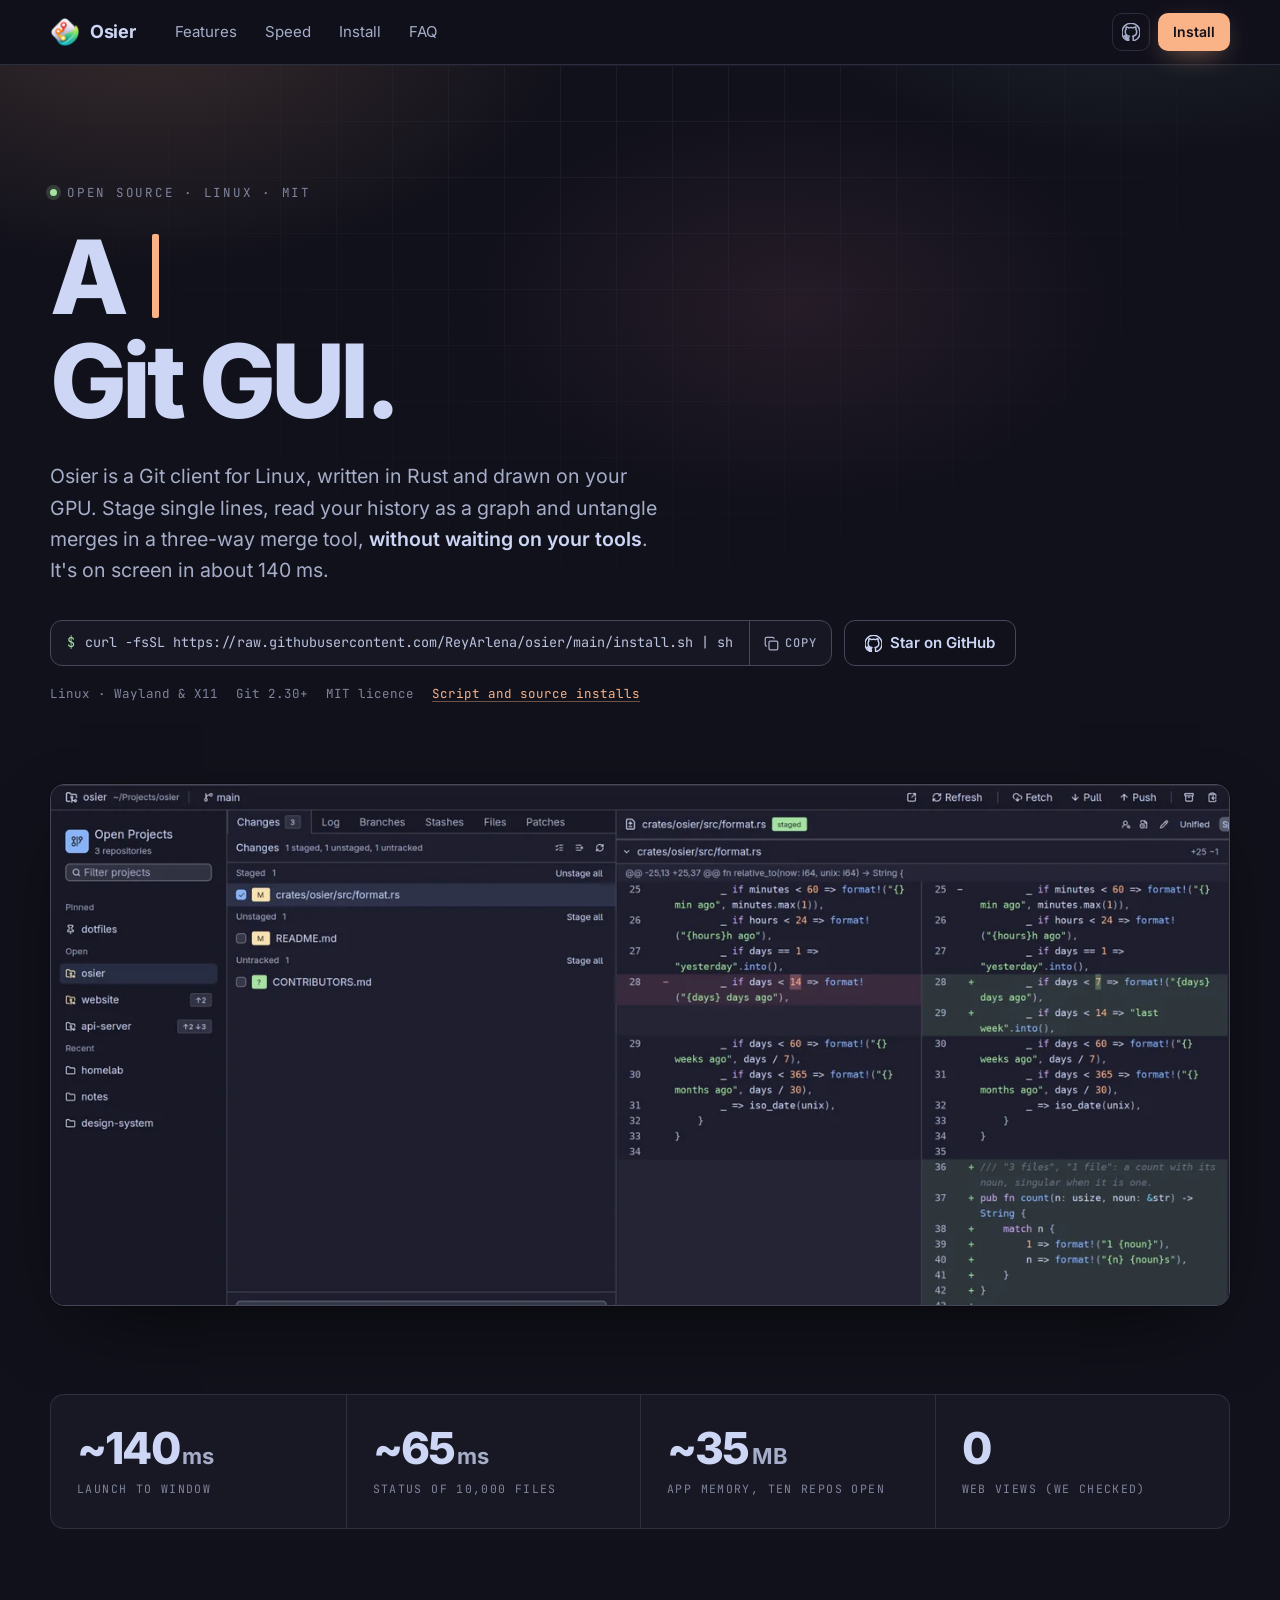
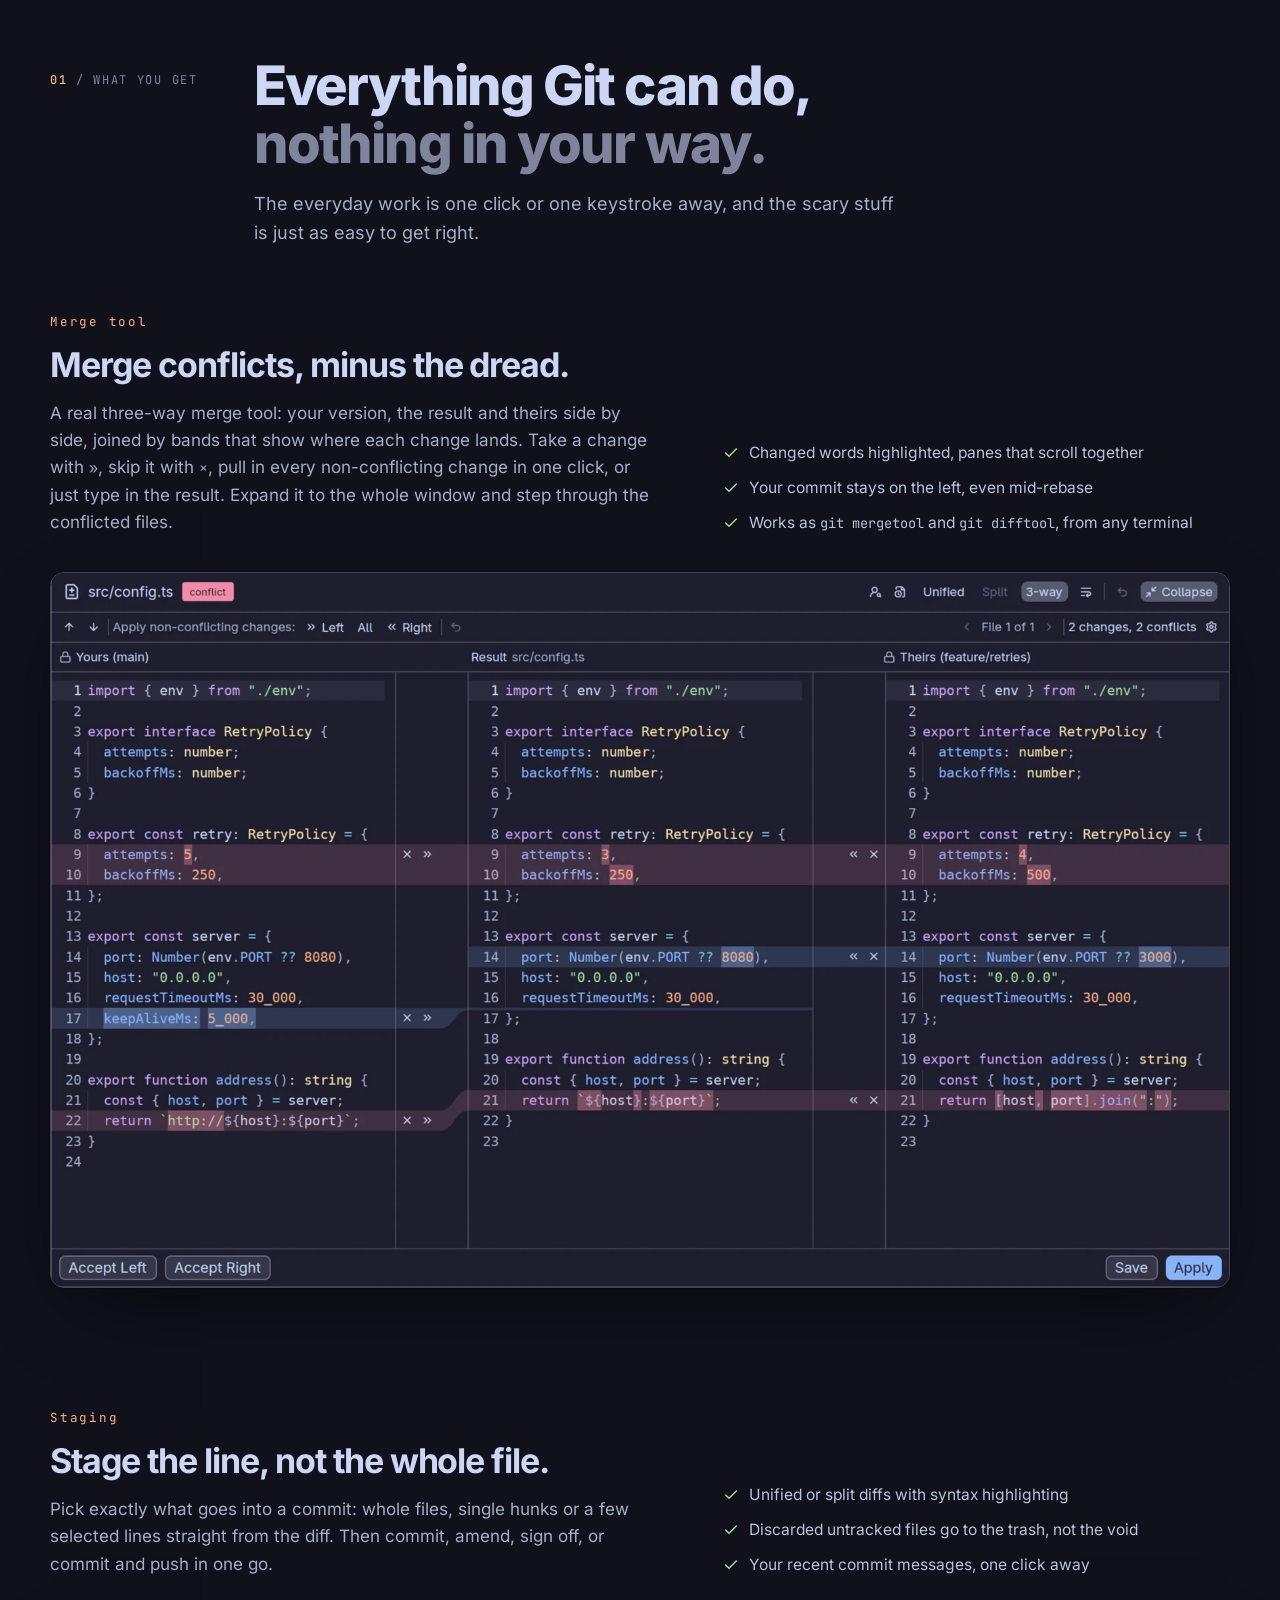
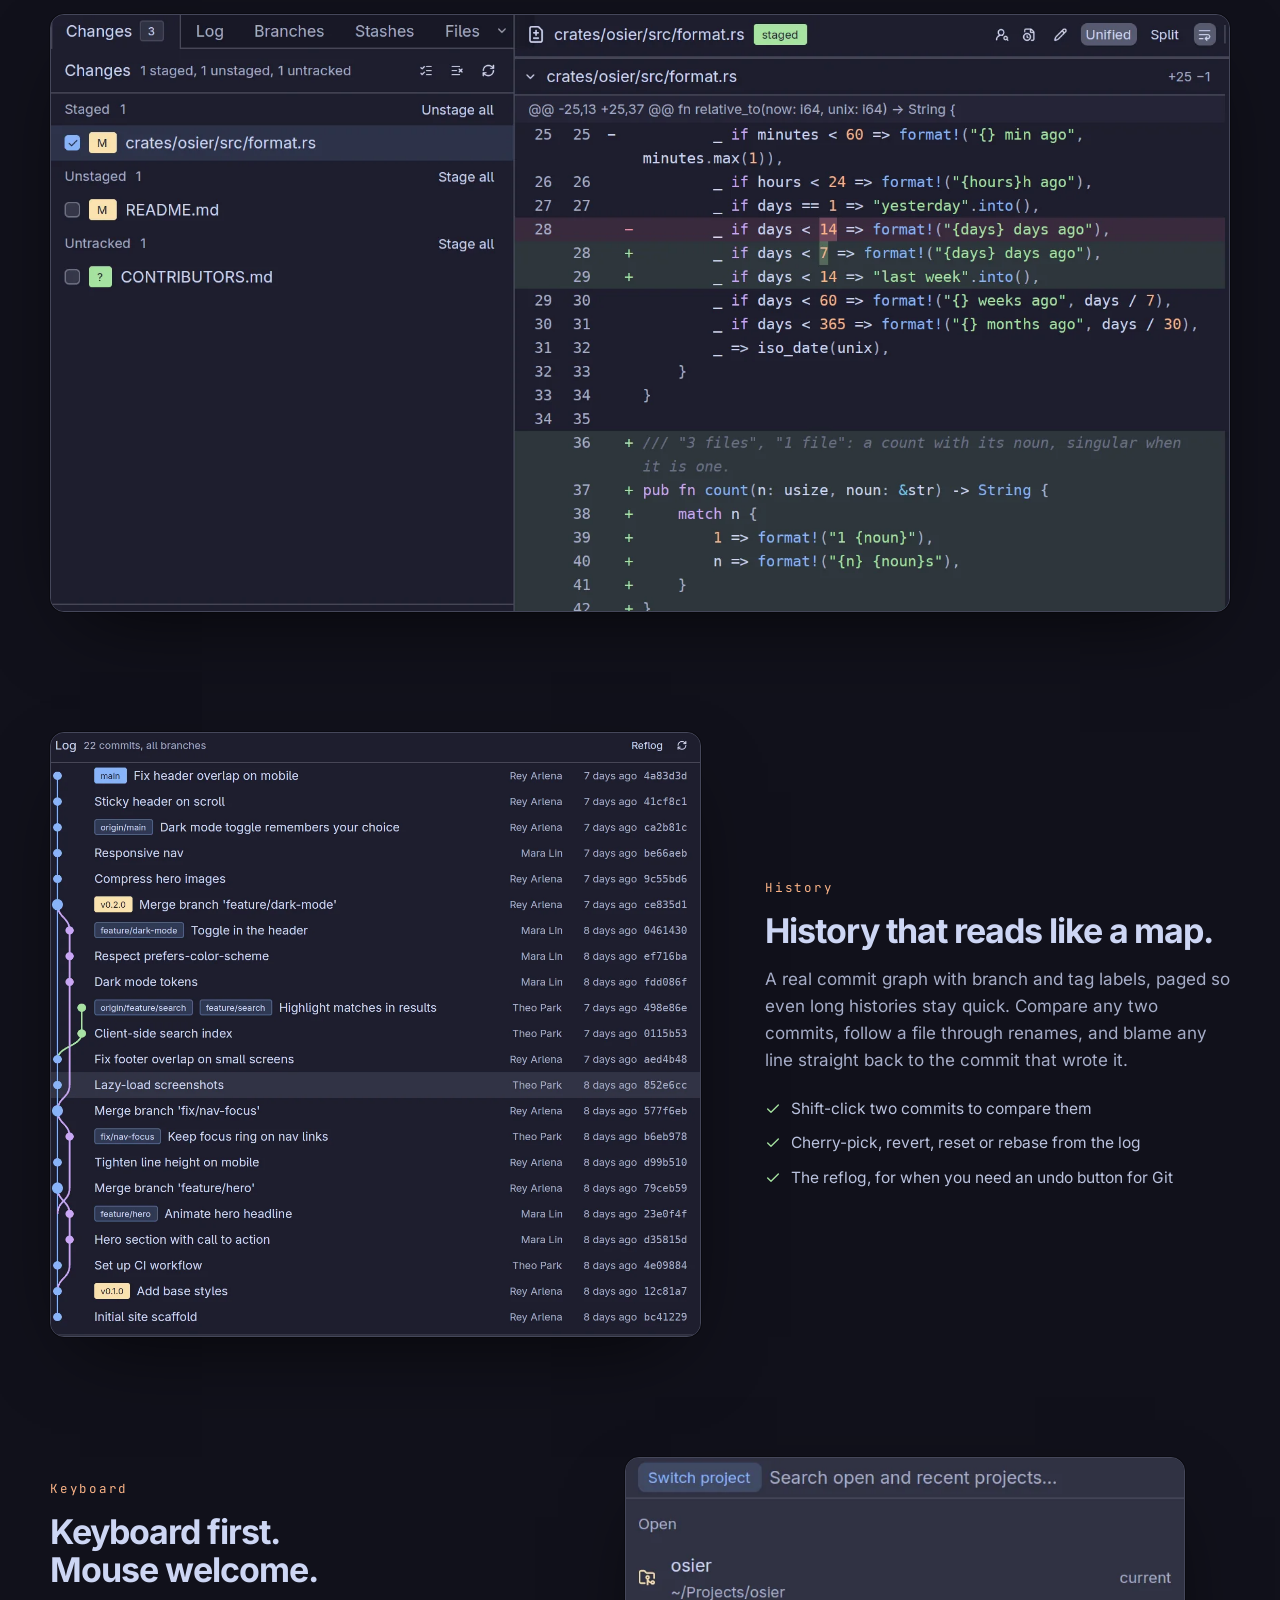
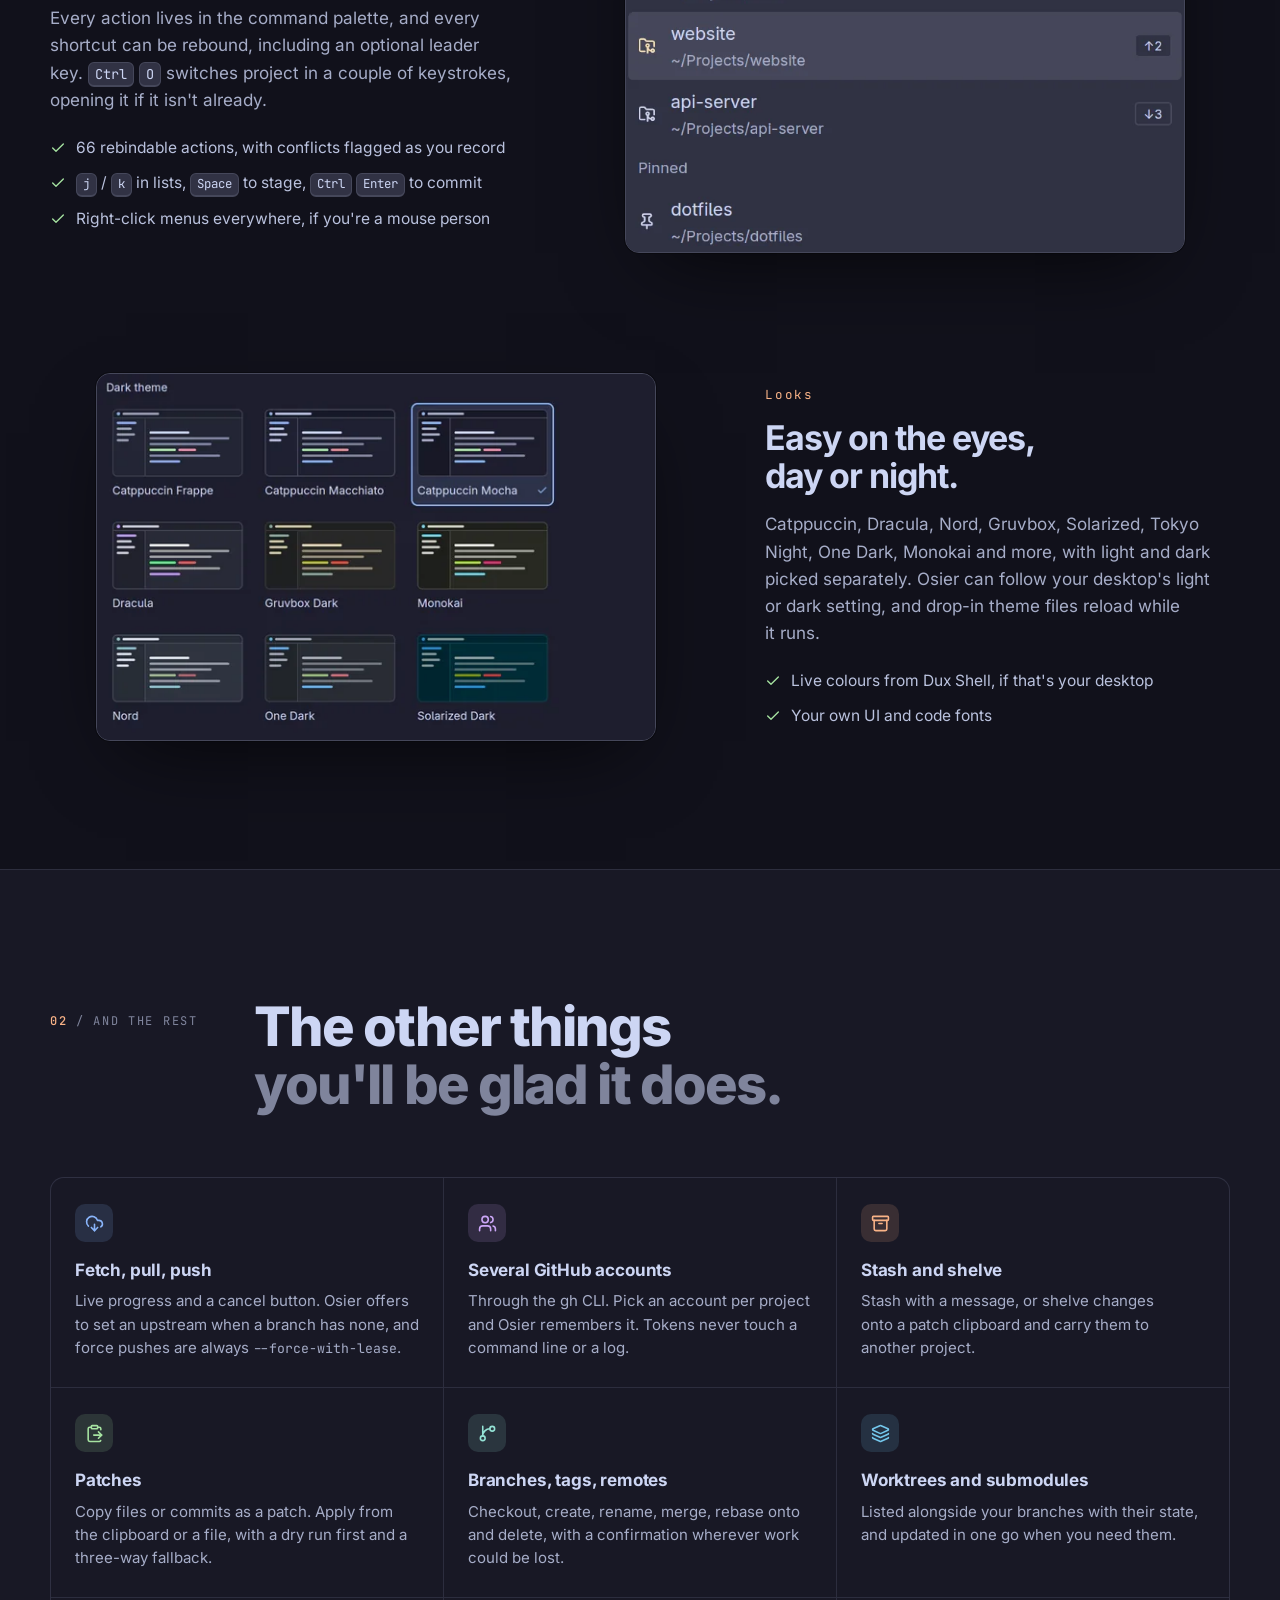
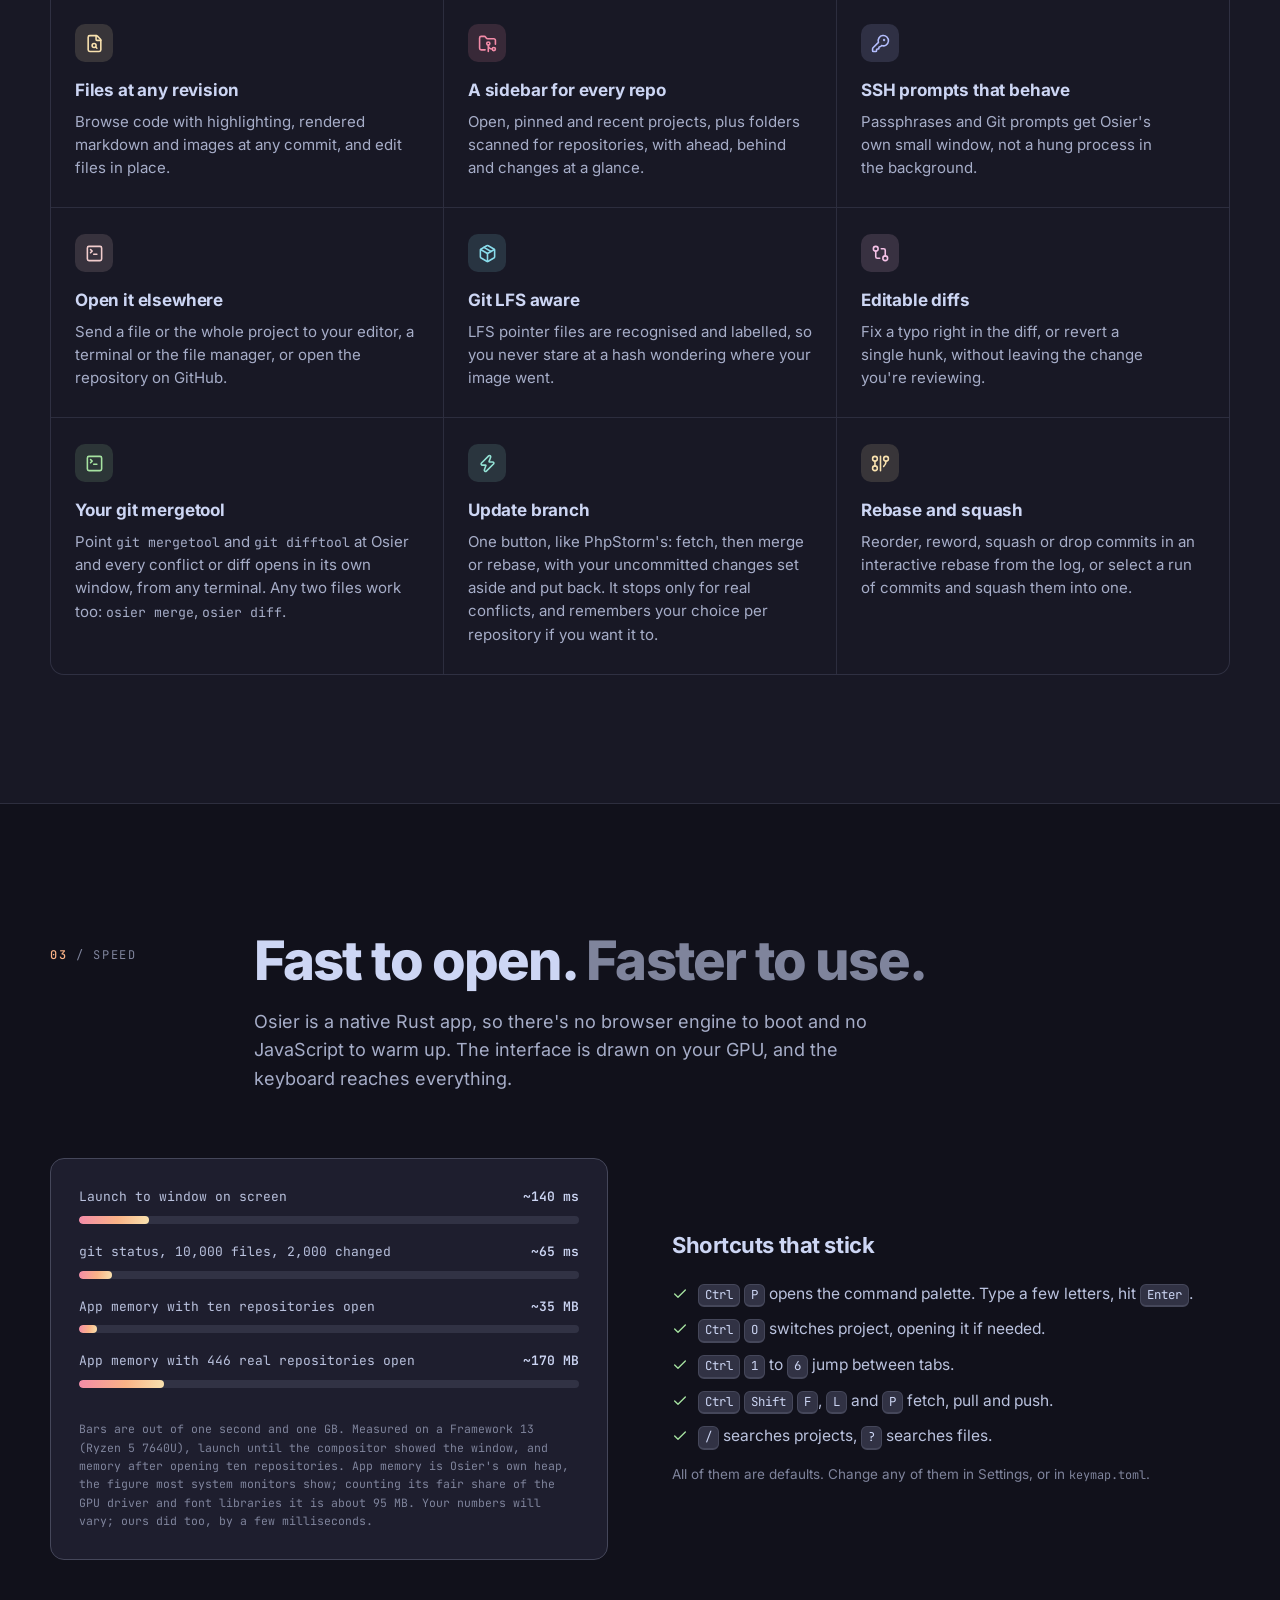
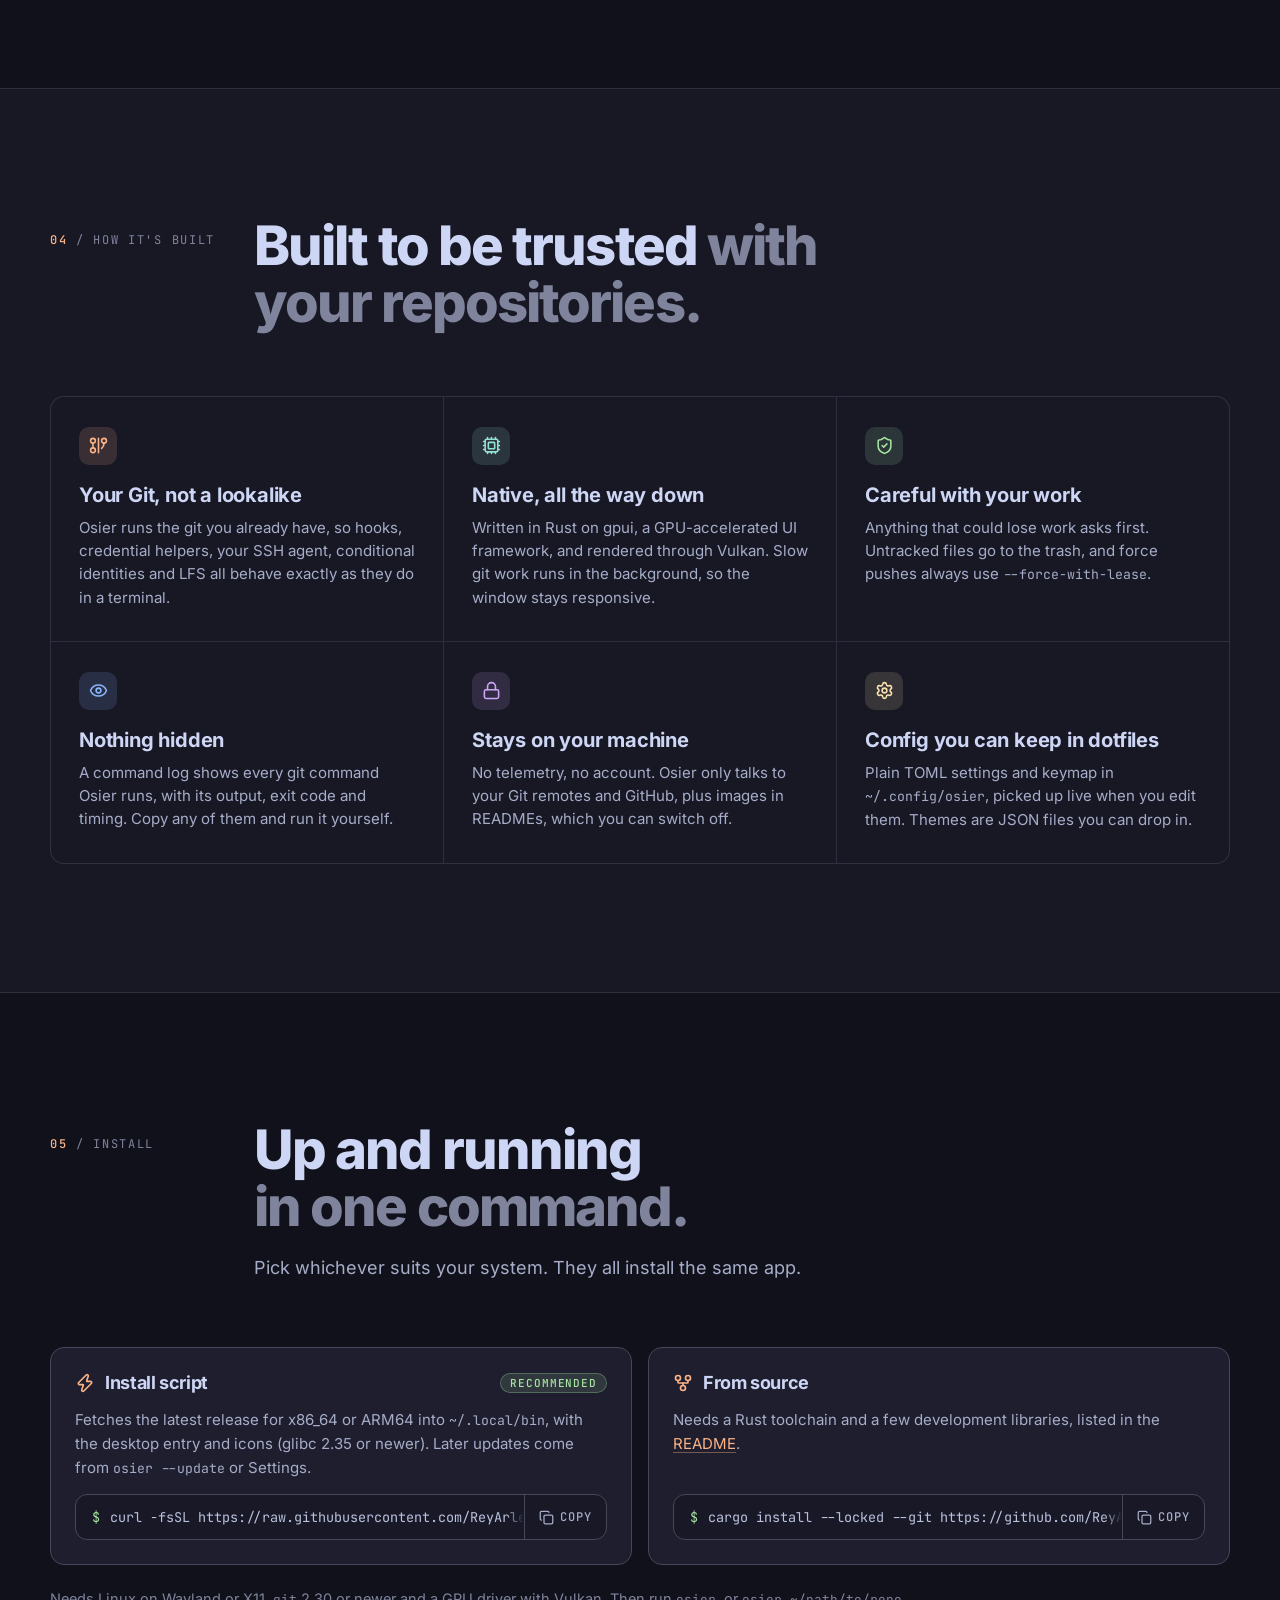
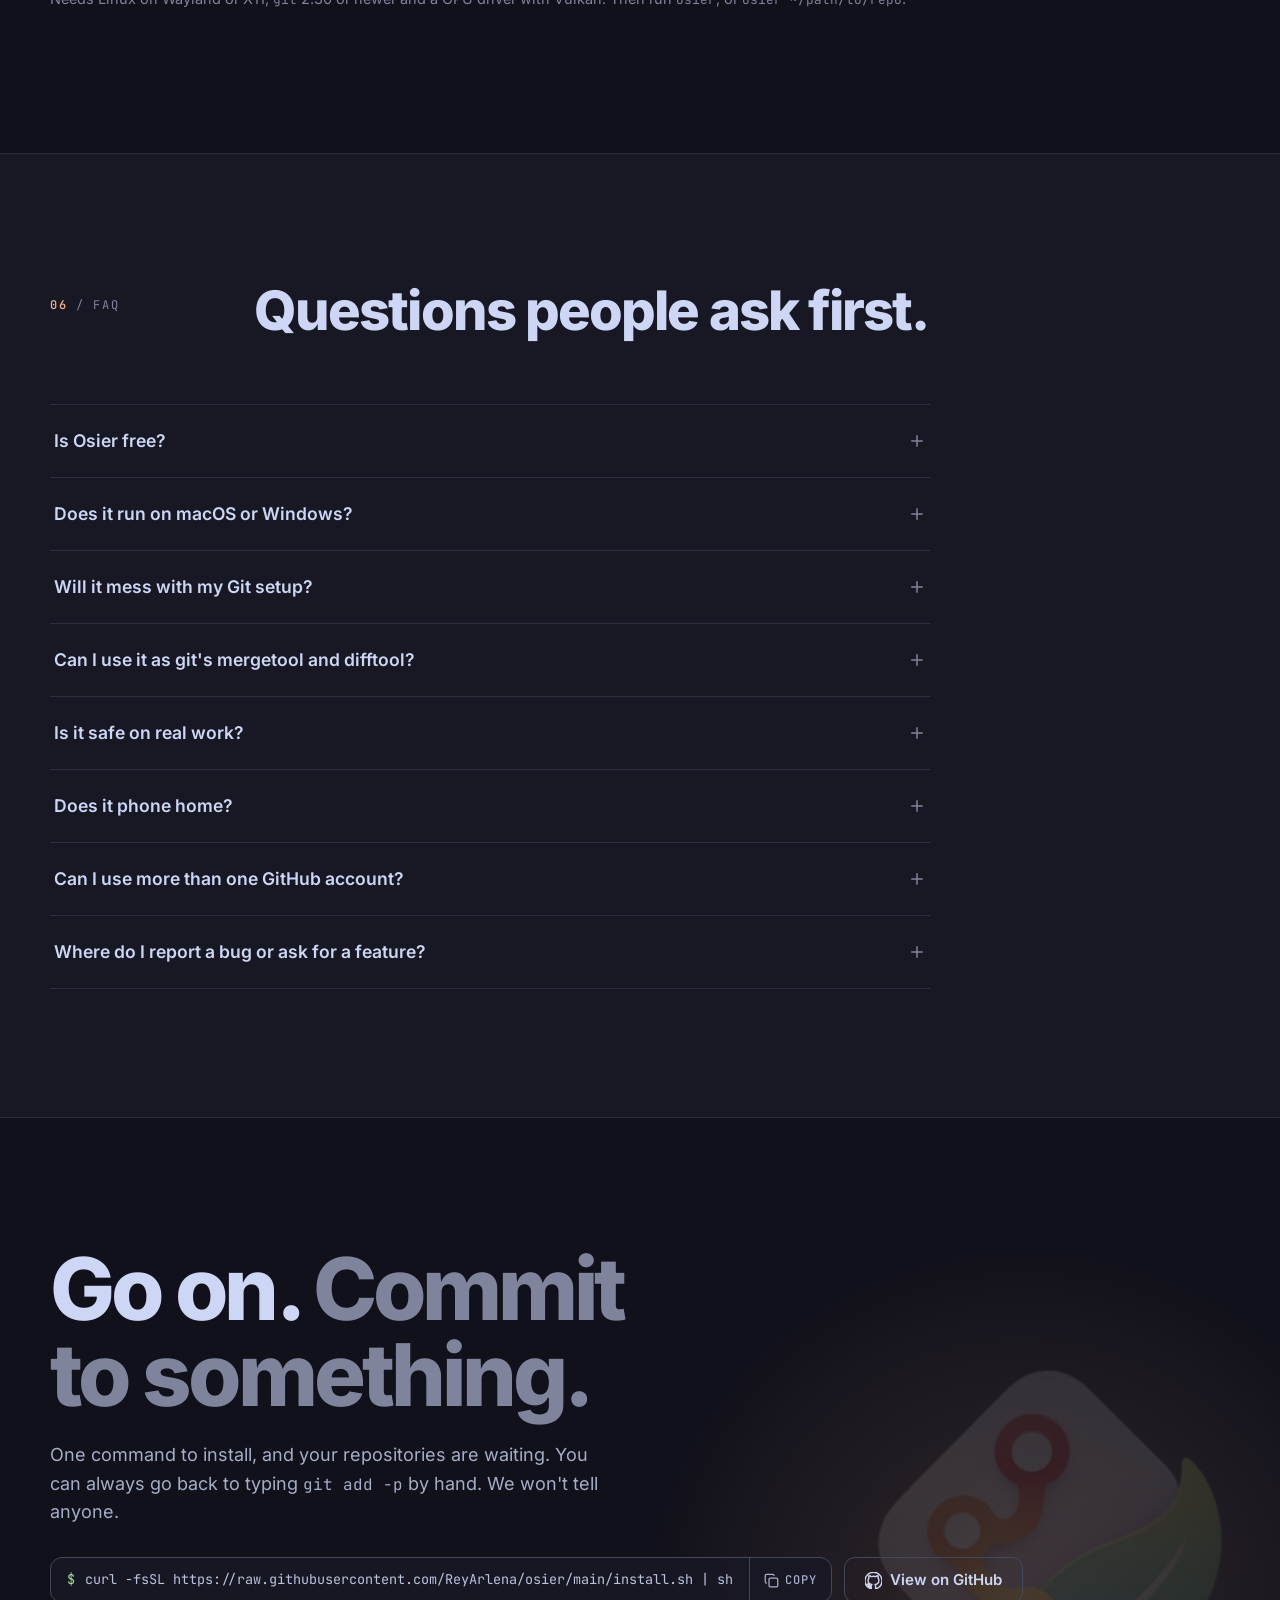
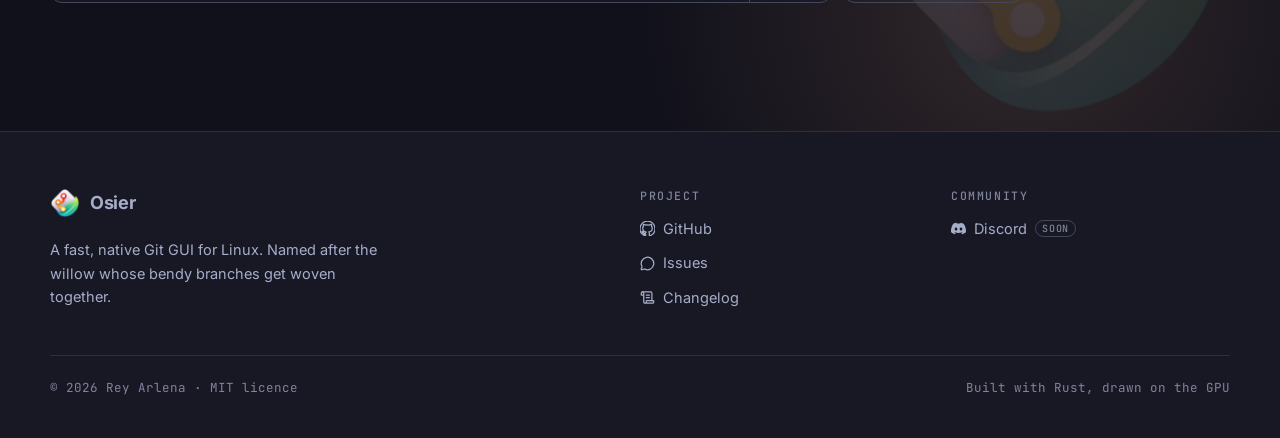
<file: site/index.html>
<!DOCTYPE html>
<html lang="en">
<head>
  <meta charset="utf-8">
  <meta name="viewport" content="width=device-width, initial-scale=1">
  <title>Osier - a fast, native Git GUI for Linux</title>
  <meta name="description" content="Osier is a free, open source Git client for Linux, written in Rust and drawn on the GPU. Stage single lines, read your history as a graph, merge in a three-way merge tool and drive it all from the keyboard.">
  <link rel="canonical" href="https://reyarlena.github.io/osier/">
  <meta name="theme-color" content="#11111b">
  <meta name="color-scheme" content="dark">

  <meta property="og:type" content="website">
  <meta property="og:site_name" content="Osier">
  <meta property="og:title" content="Osier - a fast, native Git GUI for Linux">
  <meta property="og:description" content="Stage single lines, read your history as a graph and merge in a three-way merge tool. Native Rust, drawn on the GPU, free and open source.">
  <meta property="og:url" content="https://reyarlena.github.io/osier/">
  <meta property="og:image" content="https://reyarlena.github.io/osier/assets/shots/hero.webp">
  <meta property="og:image:width" content="2672">
  <meta property="og:image:height" content="1180">
  <meta property="og:image:alt" content="Osier's Changes tab: a staged Rust file with its diff, the project sidebar and the commit box.">
  <meta name="twitter:card" content="summary_large_image">
  <meta name="twitter:title" content="Osier - a fast, native Git GUI for Linux">
  <meta name="twitter:description" content="Native Rust, drawn on the GPU. Line staging, a real commit graph, a three-way merge tool and a keyboard for everything.">
  <meta name="twitter:image" content="https://reyarlena.github.io/osier/assets/shots/hero.webp">

  <link rel="icon" href="favicon.ico" sizes="any">
  <link rel="icon" type="image/png" sizes="32x32" href="assets/icon-32.png">
  <link rel="apple-touch-icon" href="assets/apple-touch-icon.png">
  <link rel="preload" href="assets/fonts/inter-latin.woff2" as="font" type="font/woff2" crossorigin>
  <link rel="stylesheet" href="assets/site.css">

  <script type="application/ld+json">
  {
    "@context": "https://schema.org",
    "@type": "SoftwareApplication",
    "name": "Osier",
    "description": "A fast, native Git GUI for Linux, written in Rust and drawn on the GPU.",
    "applicationCategory": "DeveloperApplication",
    "operatingSystem": "Linux",
    "url": "https://reyarlena.github.io/osier/",
    "downloadUrl": "https://github.com/ReyArlena/osier",
    "license": "https://opensource.org/licenses/MIT",
    "author": { "@type": "Person", "name": "Rey Arlena" },
    "offers": { "@type": "Offer", "price": "0", "priceCurrency": "USD" },
    "image": "https://reyarlena.github.io/osier/assets/shots/hero.webp"
  }
  </script>
  <script>document.documentElement.classList.add("js")</script>
  <script src="assets/site.js" defer></script>
</head>
<body>
<svg xmlns="http://www.w3.org/2000/svg" class="sprite" aria-hidden="true" focusable="false"><!-- Lucide icons (ISC), Discord mark from Simple Icons (CC0) -->
<symbol id="i-git-branch" viewBox="0 0 24 24"><path d="M15 6a9 9 0 0 0-9 9V3" /><circle cx="18" cy="6" r="3" /><circle cx="6" cy="18" r="3" /></symbol>
<symbol id="i-git-compare" viewBox="0 0 24 24"><circle cx="18" cy="18" r="3" /><circle cx="6" cy="6" r="3" /><path d="M13 6h3a2 2 0 0 1 2 2v7" /><path d="M11 18H8a2 2 0 0 1-2-2V9" /></symbol>
<symbol id="i-git-graph" viewBox="0 0 24 24"><circle cx="5" cy="6" r="3" /><path d="M5 9v6" /><circle cx="5" cy="18" r="3" /><path d="M12 3v18" /><circle cx="19" cy="6" r="3" /><path d="M16 15.7A9 9 0 0 0 19 9" /></symbol>
<symbol id="i-git-fork" viewBox="0 0 24 24"><circle cx="12" cy="18" r="3" /><circle cx="6" cy="6" r="3" /><circle cx="18" cy="6" r="3" /><path d="M18 9v2c0 .6-.4 1-1 1H7c-.6 0-1-.4-1-1V9" /><path d="M12 12v3" /></symbol>
<symbol id="i-archive" viewBox="0 0 24 24"><rect width="20" height="5" x="2" y="3" rx="1" /><path d="M4 8v11a2 2 0 0 0 2 2h12a2 2 0 0 0 2-2V8" /><path d="M10 12h4" /></symbol>
<symbol id="i-package" viewBox="0 0 24 24"><path d="M11 21.73a2 2 0 0 0 2 0l7-4A2 2 0 0 0 21 16V8a2 2 0 0 0-1-1.73l-7-4a2 2 0 0 0-2 0l-7 4A2 2 0 0 0 3 8v8a2 2 0 0 0 1 1.73z" /><path d="M12 22V12" /><polyline points="3.29 7 12 12 20.71 7" /><path d="m7.5 4.27 9 5.15" /></symbol>
<symbol id="i-file-search" viewBox="0 0 24 24"><path d="M6 22a2 2 0 0 1-2-2V4a2 2 0 0 1 2-2h8a2.4 2.4 0 0 1 1.704.706l3.588 3.588A2.4 2.4 0 0 1 20 8v12a2 2 0 0 1-2 2z" /><path d="M14 2v5a1 1 0 0 0 1 1h5" /><circle cx="11.5" cy="14.5" r="2.5" /><path d="M13.3 16.3 15 18" /></symbol>
<symbol id="i-eye" viewBox="0 0 24 24"><path d="M2.062 12.348a1 1 0 0 1 0-.696 10.75 10.75 0 0 1 19.876 0 1 1 0 0 1 0 .696 10.75 10.75 0 0 1-19.876 0" /><circle cx="12" cy="12" r="3" /></symbol>
<symbol id="i-folder-git-2" viewBox="0 0 24 24"><path d="M18 19a5 5 0 0 1-5-5v8" /><path d="M9 20H4a2 2 0 0 1-2-2V5a2 2 0 0 1 2-2h3.9a2 2 0 0 1 1.69.9l.81 1.2a2 2 0 0 0 1.67.9H20a2 2 0 0 1 2 2v5" /><circle cx="13" cy="12" r="2" /><circle cx="20" cy="19" r="2" /></symbol>
<symbol id="i-users" viewBox="0 0 24 24"><path d="M16 21v-2a4 4 0 0 0-4-4H6a4 4 0 0 0-4 4v2" /><path d="M16 3.128a4 4 0 0 1 0 7.744" /><path d="M22 21v-2a4 4 0 0 0-3-3.87" /><circle cx="9" cy="7" r="4" /></symbol>
<symbol id="i-github" viewBox="0 0 24 24"><path d='M12 .297c-6.63 0-12 5.373-12 12 0 5.303 3.438 9.8 8.205 11.385.6.113.82-.258.82-.577 0-.285-.01-1.04-.015-2.04-3.338.724-4.042-1.61-4.042-1.61C4.422 18.07 3.633 17.7 3.633 17.7c-1.087-.744.084-.729.084-.729 1.205.084 1.838 1.236 1.838 1.236 1.07 1.835 2.809 1.305 3.495.998.108-.776.417-1.305.76-1.605-2.665-.3-5.466-1.332-5.466-5.93 0-1.31.465-2.38 1.235-3.22-.135-.303-.54-1.523.105-3.176 0 0 1.005-.322 3.3 1.23.96-.267 1.98-.399 3-.405 1.02.006 2.04.138 3 .405 2.28-1.552 3.285-1.23 3.285-1.23.645 1.653.24 2.873.12 3.176.765.84 1.23 1.91 1.23 3.22 0 4.61-2.805 5.625-5.475 5.92.42.36.81 1.096.81 2.22 0 1.606-.015 2.896-.015 3.286 0 .315.21.69.825.57C20.565 22.092 24 17.592 24 12.297c0-6.627-5.373-12-12-12'/></symbol>
<symbol id="i-copy" viewBox="0 0 24 24"><rect width="14" height="14" x="8" y="8" rx="2" ry="2" /><path d="M4 16c-1.1 0-2-.9-2-2V4c0-1.1.9-2 2-2h10c1.1 0 2 .9 2 2" /></symbol>
<symbol id="i-check" viewBox="0 0 24 24"><path d="M20 6 9 17l-5-5" /></symbol>
<symbol id="i-heart" viewBox="0 0 24 24"><path d="M2 9.5a5.5 5.5 0 0 1 9.591-3.676.56.56 0 0 0 .818 0A5.49 5.49 0 0 1 22 9.5c0 2.29-1.5 4-3 5.5l-5.492 5.313a2 2 0 0 1-3 .019L5 15c-1.5-1.5-3-3.2-3-5.5" /></symbol>
<symbol id="i-cpu" viewBox="0 0 24 24"><path d="M12 20v2" /><path d="M12 2v2" /><path d="M17 20v2" /><path d="M17 2v2" /><path d="M2 12h2" /><path d="M2 17h2" /><path d="M2 7h2" /><path d="M20 12h2" /><path d="M20 17h2" /><path d="M20 7h2" /><path d="M7 20v2" /><path d="M7 2v2" /><rect x="4" y="4" width="16" height="16" rx="2" /><rect x="8" y="8" width="8" height="8" rx="1" /></symbol>
<symbol id="i-layers" viewBox="0 0 24 24"><path d="M12.83 2.18a2 2 0 0 0-1.66 0L2.6 6.08a1 1 0 0 0 0 1.83l8.58 3.91a2 2 0 0 0 1.66 0l8.58-3.9a1 1 0 0 0 0-1.83z" /><path d="M2 12a1 1 0 0 0 .58.91l8.6 3.91a2 2 0 0 0 1.65 0l8.58-3.9A1 1 0 0 0 22 12" /><path d="M2 17a1 1 0 0 0 .58.91l8.6 3.91a2 2 0 0 0 1.65 0l8.58-3.9A1 1 0 0 0 22 17" /></symbol>
<symbol id="i-clipboard-paste" viewBox="0 0 24 24"><path d="M11 14h10" /><path d="M16 4h2a2 2 0 0 1 2 2v1.344" /><path d="m17 18 4-4-4-4" /><path d="M8 4H6a2 2 0 0 0-2 2v14a2 2 0 0 0 2 2h12a2 2 0 0 0 1.793-1.113" /><rect x="8" y="2" width="8" height="4" rx="1" /></symbol>
<symbol id="i-cloud-download" viewBox="0 0 24 24"><path d="M12 13v8l-4-4" /><path d="m12 21 4-4" /><path d="M4.393 15.269A7 7 0 1 1 15.71 8h1.79a4.5 4.5 0 0 1 2.436 8.284" /></symbol>
<symbol id="i-lock" viewBox="0 0 24 24"><rect width="18" height="11" x="3" y="11" rx="2" ry="2" /><path d="M7 11V7a5 5 0 0 1 10 0v4" /></symbol>
<symbol id="i-settings" viewBox="0 0 24 24"><path d="M9.671 4.136a2.34 2.34 0 0 1 4.659 0 2.34 2.34 0 0 0 3.319 1.915 2.34 2.34 0 0 1 2.33 4.033 2.34 2.34 0 0 0 0 3.831 2.34 2.34 0 0 1-2.33 4.033 2.34 2.34 0 0 0-3.319 1.915 2.34 2.34 0 0 1-4.659 0 2.34 2.34 0 0 0-3.32-1.915 2.34 2.34 0 0 1-2.33-4.033 2.34 2.34 0 0 0 0-3.831A2.34 2.34 0 0 1 6.35 6.051a2.34 2.34 0 0 0 3.319-1.915" /><circle cx="12" cy="12" r="3" /></symbol>
<symbol id="i-key-round" viewBox="0 0 24 24"><path d="M2.586 17.414A2 2 0 0 0 2 18.828V21a1 1 0 0 0 1 1h3a1 1 0 0 0 1-1v-1a1 1 0 0 1 1-1h1a1 1 0 0 0 1-1v-1a1 1 0 0 1 1-1h.172a2 2 0 0 0 1.414-.586l.814-.814a6.5 6.5 0 1 0-4-4z" /><circle cx="16.5" cy="7.5" r=".5" fill="currentColor" /></symbol>
<symbol id="i-shield-check" viewBox="0 0 24 24"><path d="M20 13c0 5-3.5 7.5-7.66 8.95a1 1 0 0 1-.67-.01C7.5 20.5 4 18 4 13V6a1 1 0 0 1 1-1c2 0 4.5-1.2 6.24-2.72a1.17 1.17 0 0 1 1.52 0C14.51 3.81 17 5 19 5a1 1 0 0 1 1 1z" /><path d="m9 12 2 2 4-4" /></symbol>
<symbol id="i-square-terminal" viewBox="0 0 24 24"><path d="m7 11 2-2-2-2" /><path d="M11 13h4" /><rect width="18" height="18" x="3" y="3" rx="2" ry="2" /></symbol>
<symbol id="i-zap" viewBox="0 0 24 24"><path d="M15.914 4a1.5 1.5 0 00-2.474-1.561l-9 9A1.5 1.5 0 005.5 14h4.002a.5.5 0 01.471.666L8.086 20a1.5 1.5 0 002.475 1.56l9-9A1.5 1.5 0 0018.5 10h-3.997a.5.5 0 01-.472-.667z" /></symbol>
<symbol id="i-plus" viewBox="0 0 24 24"><path d="M5 12h14" /><path d="M12 5v14" /></symbol>
<symbol id="i-scroll-text" viewBox="0 0 24 24"><path d="M15 12h-5" /><path d="M15 8h-5" /><path d="M19 17V5a2 2 0 0 0-2-2H4" /><path d="M8 21h12a2 2 0 0 0 2-2v-1a1 1 0 0 0-1-1H11a1 1 0 0 0-1 1v1a2 2 0 1 1-4 0V5a2 2 0 1 0-4 0v2a1 1 0 0 0 1 1h3" /></symbol>
<symbol id="i-message-circle" viewBox="0 0 24 24"><path d="M2.992 16.342a2 2 0 0 1 .094 1.167l-1.065 3.29a1 1 0 0 0 1.236 1.168l3.413-.998a2 2 0 0 1 1.099.092 10 10 0 1 0-4.777-4.719" /></symbol>
<symbol id="i-discord" viewBox="0 0 24 24"><path d="M20.317 4.3698a19.7913 19.7913 0 00-4.8851-1.5152.0741.0741 0 00-.0785.0371c-.211.3753-.4447.8648-.6083 1.2495-1.8447-.2762-3.68-.2762-5.4868 0-.1636-.3933-.4058-.8742-.6177-1.2495a.077.077 0 00-.0785-.037 19.7363 19.7363 0 00-4.8852 1.515.0699.0699 0 00-.0321.0277C.5334 9.0458-.319 13.5799.0992 18.0578a.0824.0824 0 00.0312.0561c2.0528 1.5076 4.0413 2.4228 5.9929 3.0294a.0777.0777 0 00.0842-.0276c.4616-.6304.8731-1.2952 1.226-1.9942a.076.076 0 00-.0416-.1057c-.6528-.2476-1.2743-.5495-1.8722-.8923a.077.077 0 01-.0076-.1277c.1258-.0943.2517-.1923.3718-.2914a.0743.0743 0 01.0776-.0105c3.9278 1.7933 8.18 1.7933 12.0614 0a.0739.0739 0 01.0785.0095c.1202.099.246.1981.3728.2924a.077.077 0 01-.0066.1276 12.2986 12.2986 0 01-1.873.8914.0766.0766 0 00-.0407.1067c.3604.698.7719 1.3628 1.225 1.9932a.076.076 0 00.0842.0286c1.961-.6067 3.9495-1.5219 6.0023-3.0294a.077.077 0 00.0313-.0552c.5004-5.177-.8382-9.6739-3.5485-13.6604a.061.061 0 00-.0312-.0286zM8.02 15.3312c-1.1825 0-2.1569-1.0857-2.1569-2.419 0-1.3332.9555-2.4189 2.157-2.4189 1.2108 0 2.1757 1.0952 2.1568 2.419 0 1.3332-.9555 2.4189-2.1569 2.4189zm7.9748 0c-1.1825 0-2.1569-1.0857-2.1569-2.419 0-1.3332.9554-2.4189 2.1569-2.4189 1.2108 0 2.1757 1.0952 2.1568 2.419 0 1.3332-.946 2.4189-2.1568 2.4189Z"/></symbol>
</svg>

<a class="skip" href="#main">Skip to content</a>

<header class="nav">
  <div class="wrap nav-inner">
    <a class="brand" href="#top" aria-label="Osier home">
      <img src="assets/icon-32.png" srcset="assets/icon-32.png 1x, assets/icon-192.png 6x" width="30" height="30" alt="">
      Osier
    </a>
    <nav class="nav-links" aria-label="Sections">
      <a href="#features">Features</a>
      <a href="#speed">Speed</a>
      <a href="#install">Install</a>
      <a href="#faq">FAQ</a>
    </nav>
    <div class="nav-actions">
      <a class="icon-btn" href="https://github.com/ReyArlena/osier" aria-label="Osier on GitHub"><svg class="icon"><use href="#i-github"/></svg></a>
      <a class="btn btn-primary btn-sm" href="#install">Install</a>
    </div>
  </div>
</header>

<main id="main">

  <!-- ===== hero ===== -->
  <section class="hero" id="top">
    <div class="wrap">
      <p class="eyebrow"><span class="dot" aria-hidden="true"></span>Open source &middot; Linux &middot; MIT</p>
      <h1>
        <span class="sr-only">A fast, native, beautiful Git GUI for Linux.</span>
        <span class="line" aria-hidden="true">A <span class="rotator"><span class="word" data-words="fast AF|native|beautiful|lean|keyboard-driven|private|snappy|robust|GPU-drawn|free|no-fuss|modern">fast AF</span><span class="caret"></span></span></span>
        <span class="line" aria-hidden="true">Git GUI.</span>
      </h1>
      <p class="lede">
        Osier is a Git client for Linux, written in Rust and drawn on your GPU.
        Stage single lines, read your history as a graph and untangle merges in a
        three-way merge tool, <strong>without waiting on your tools</strong>. It's on screen in about 140&nbsp;ms.
      </p>
      <div class="hero-cta">
        <div class="cmd">
          <code><span class="prompt">$</span><span data-copy-source>curl -fsSL https://raw.githubusercontent.com/ReyArlena/osier/main/install.sh | sh</span></code>
          <button class="copy" type="button" aria-label="Copy install command"><svg class="icon"><use href="#i-copy"/></svg><span>Copy</span></button>
        </div>
        <a class="btn btn-ghost" href="https://github.com/ReyArlena/osier"><svg class="icon"><use href="#i-github"/></svg>Star on GitHub</a>
      </div>
      <p class="hero-meta">
        <span>Linux &middot; Wayland &amp; X11</span>
        <span>Git 2.30+</span>
        <span>MIT licence</span>
        <!-- Reinstate with the AUR and Flatpak cards: <a href="#install">Arch, Flatpak and source installs</a> -->
        <a href="#install">Script and source installs</a>
      </p>

      <figure class="shot hero-shot reveal">
        <picture>
        <source media="(max-width: 600px)" srcset="assets/shots/hero-m.webp" width="1000" height="827">
        <img src="assets/shots/hero.webp"
             srcset="assets/shots/hero-1x.webp 1336w, assets/shots/hero.webp 2672w"
             sizes="(max-width: 1260px) 100vw, 1180px"
             width="2672" height="1180"
             alt="Osier's Changes tab: the project sidebar with ahead and behind badges, a staged Rust file, and its syntax-highlighted diff side by side."
             fetchpriority="high">
        </picture>
      </figure>
    </div>
  </section>

  <!-- ===== stats ===== -->
  <section class="stats-band" aria-label="Measured numbers">
    <div class="wrap">
      <div class="stats">
        <div class="stat"><span class="num">~140<small>ms</small></span><span class="label">Launch to window</span></div>
        <div class="stat"><span class="num">~65<small>ms</small></span><span class="label">Status of 10,000 files</span></div>
        <div class="stat"><span class="num">~35<small>MB</small></span><span class="label">App memory, ten repos open</span></div>
        <div class="stat"><span class="num">0</span><span class="label">Web views (we checked)</span></div>
      </div>
    </div>
  </section>

  <!-- ===== showcase ===== -->
  <section class="section" id="features">
    <div class="wrap">
      <div class="section-head">
        <div class="kicker"><b>01</b> / What you get</div>
        <div>
          <h2>Everything Git can do, <span class="dim">nothing in your way.</span></h2>
          <p>The everyday work is one click or one keystroke away, and the scary stuff is
            just as easy to get right.</p>
        </div>
      </div>

      <div class="showcase">

        <article class="feature wide reveal">
          <div class="feature-copy">
            <span class="feature-num">Merge tool</span>
            <h3>Merge conflicts, minus the dread.</h3>
            <p>A real three-way merge tool: your version, the result and theirs side by side,
              joined by bands that show where each change lands. Take a change with
              <code>&raquo;</code>, skip it with <code>&times;</code>, pull in every
              non-conflicting change in one click, or just type in the result. Expand it to the
              whole window and step through the conflicted files.</p>
            <ul class="ticks">
              <li><svg class="icon"><use href="#i-check"/></svg><span>Changed words highlighted, panes that scroll together</span></li>
              <li><svg class="icon"><use href="#i-check"/></svg><span>Your commit stays on the left, even mid-rebase</span></li>
              <li><svg class="icon"><use href="#i-check"/></svg><span>Works as <code>git mergetool</code> and <code>git difftool</code>, from any terminal</span></li>
            </ul>
          </div>
          <figure class="shot">
            <img src="assets/shots/merge-tool.webp"
                 srcset="assets/shots/merge-tool-1x.webp 870w, assets/shots/merge-tool.webp 1740w"
                 sizes="(max-width: 1260px) 100vw, 1180px"
                 width="1740" height="1055" loading="lazy" decoding="async"
                 alt="The three-way merge tool on a TypeScript file: your version, the result and theirs side by side, with two conflicts in red, one-sided changes in blue, apply and ignore buttons and curved bands joining the panes.">
          </figure>
        </article>

        <article class="feature wide reveal">
          <div class="feature-copy">
            <span class="feature-num">Staging</span>
            <h3>Stage the line, not the whole file.</h3>
            <p>Pick exactly what goes into a commit: whole files, single hunks or a few
              selected lines straight from the diff. Then commit, amend, sign off, or commit
              and push in one go.</p>
            <ul class="ticks">
              <li><svg class="icon"><use href="#i-check"/></svg><span>Unified or split diffs with syntax highlighting</span></li>
              <li><svg class="icon"><use href="#i-check"/></svg><span>Discarded untracked files go to the trash, not the void</span></li>
              <li><svg class="icon"><use href="#i-check"/></svg><span>Your recent commit messages, one click away</span></li>
            </ul>
          </div>
          <figure class="shot">
            <img src="assets/shots/staging.webp"
                 srcset="assets/shots/staging-1x.webp 870w, assets/shots/staging.webp 1740w"
                 sizes="(max-width: 1260px) 100vw, 1180px"
                 width="1740" height="880" loading="lazy" decoding="async"
                 alt="The Changes list with staged, unstaged and untracked files next to a highlighted diff of a Rust file.">
          </figure>
        </article>

        <article class="feature flip reveal">
          <div class="feature-copy">
            <span class="feature-num">History</span>
            <h3>History that reads like a map.</h3>
            <p>A real commit graph with branch and tag labels, paged so even long histories
              stay quick. Compare any two commits, follow a file through renames, and blame
              any line straight back to the commit that wrote it.</p>
            <ul class="ticks">
              <li><svg class="icon"><use href="#i-check"/></svg><span>Shift-click two commits to compare them</span></li>
              <li><svg class="icon"><use href="#i-check"/></svg><span>Cherry-pick, revert, reset or rebase from the log</span></li>
              <li><svg class="icon"><use href="#i-check"/></svg><span>The reflog, for when you need an undo button for Git</span></li>
            </ul>
          </div>
          <figure class="shot">
            <img src="assets/shots/log.webp"
                 srcset="assets/shots/log-1x.webp 629w, assets/shots/log.webp 1258w"
                 sizes="(max-width: 860px) 100vw, 680px"
                 width="1258" height="1170" loading="lazy" decoding="async"
                 alt="The Log tab: a commit graph with merged feature branches, branch and tag badges, authors, times and hashes.">
          </figure>
        </article>

        <article class="feature reveal">
          <div class="feature-copy">
            <span class="feature-num">Keyboard</span>
            <h3>Keyboard first. Mouse welcome.</h3>
            <p>Every action lives in the command palette, and every shortcut can be rebound,
              including an optional leader key. <kbd>Ctrl</kbd> <kbd>O</kbd> switches project
              in a couple of keystrokes, opening it if it isn't already.</p>
            <ul class="ticks">
              <li><svg class="icon"><use href="#i-check"/></svg><span>66 rebindable actions, with conflicts flagged as you record</span></li>
              <li><svg class="icon"><use href="#i-check"/></svg><span><kbd>j</kbd> / <kbd>k</kbd> in lists, <kbd>Space</kbd> to stage, <kbd>Ctrl</kbd> <kbd>Enter</kbd> to commit</span></li>
              <li><svg class="icon"><use href="#i-check"/></svg><span>Right-click menus everywhere, if you're a mouse person</span></li>
            </ul>
          </div>
          <figure class="shot shot-narrow">
            <img src="assets/shots/palette.webp"
                 srcset="assets/shots/palette-1x.webp 368w, assets/shots/palette.webp 736w"
                 sizes="(max-width: 860px) 100vw, 560px"
                 width="736" height="520" loading="lazy" decoding="async"
                 alt="The command palette in Switch project mode, listing open, pinned and recent projects with ahead and behind badges.">
          </figure>
        </article>

        <article class="feature flip reveal">
          <div class="feature-copy">
            <span class="feature-num">Looks</span>
            <h3>Easy on the eyes, day or night.</h3>
            <p>Catppuccin, Dracula, Nord, Gruvbox, Solarized, Tokyo Night, One Dark, Monokai
              and more, with light and dark picked separately. Osier can follow your desktop's
              light or dark setting, and drop-in theme files reload while it runs.</p>
            <ul class="ticks">
              <li><svg class="icon"><use href="#i-check"/></svg><span>Live colours from Dux Shell, if that's your desktop</span></li>
              <li><svg class="icon"><use href="#i-check"/></svg><span>Your own UI and code fonts</span></li>
            </ul>
          </div>
          <figure class="shot shot-narrow">
            <img src="assets/shots/themes.webp"
                 srcset="assets/shots/themes-1x.webp 580w, assets/shots/themes.webp 1160w"
                 sizes="(max-width: 860px) 100vw, 560px"
                 width="1160" height="760" loading="lazy" decoding="async"
                 alt="The theme picker in Settings, showing preview cards for Catppuccin, Dracula, Gruvbox, Monokai, Nord, One Dark and Solarized themes.">
          </figure>
        </article>

      </div>
    </div>
  </section>

  <!-- ===== everything else ===== -->
  <section class="section alt" id="more">
    <div class="wrap">
      <div class="section-head">
        <div class="kicker"><b>02</b> / And the rest</div>
        <div>
          <h2>The other things <span class="dim">you'll be glad it does.</span></h2>
        </div>
      </div>
      <div class="cards reveal">
        <div class="card" style="--tile: var(--blue)">
          <span class="icon-tile"><svg class="icon"><use href="#i-cloud-download"/></svg></span>
          <h3>Fetch, pull, push</h3>
          <p>Live progress and a cancel button. Osier offers to set an upstream when a
            branch has none, and force pushes are always <code>--force-with-lease</code>.</p>
        </div>
        <div class="card" style="--tile: var(--mauve)">
          <span class="icon-tile"><svg class="icon"><use href="#i-users"/></svg></span>
          <h3>Several GitHub accounts</h3>
          <p>Through the gh CLI. Pick an account per project and Osier remembers it. Tokens
            never touch a command line or a log.</p>
        </div>
        <div class="card" style="--tile: var(--peach)">
          <span class="icon-tile"><svg class="icon"><use href="#i-archive"/></svg></span>
          <h3>Stash and shelve</h3>
          <p>Stash with a message, or shelve changes onto a patch clipboard and carry them to
            another project.</p>
        </div>
        <div class="card" style="--tile: var(--green)">
          <span class="icon-tile"><svg class="icon"><use href="#i-clipboard-paste"/></svg></span>
          <h3>Patches</h3>
          <p>Copy files or commits as a patch. Apply from the clipboard or a file, with a dry
            run first and a three-way fallback.</p>
        </div>
        <div class="card" style="--tile: var(--teal)">
          <span class="icon-tile"><svg class="icon"><use href="#i-git-branch"/></svg></span>
          <h3>Branches, tags, remotes</h3>
          <p>Checkout, create, rename, merge, rebase onto and delete, with a confirmation
            wherever work could be lost.</p>
        </div>
        <div class="card" style="--tile: var(--sapphire)">
          <span class="icon-tile"><svg class="icon"><use href="#i-layers"/></svg></span>
          <h3>Worktrees and submodules</h3>
          <p>Listed alongside your branches with their state, and updated in one go when you
            need them.</p>
        </div>
        <div class="card" style="--tile: var(--yellow)">
          <span class="icon-tile"><svg class="icon"><use href="#i-file-search"/></svg></span>
          <h3>Files at any revision</h3>
          <p>Browse code with highlighting, rendered markdown and images at any commit, and
            edit files in place.</p>
        </div>
        <div class="card" style="--tile: var(--red)">
          <span class="icon-tile"><svg class="icon"><use href="#i-folder-git-2"/></svg></span>
          <h3>A sidebar for every repo</h3>
          <p>Open, pinned and recent projects, plus folders scanned for repositories, with
            ahead, behind and changes at a glance.</p>
        </div>
        <div class="card" style="--tile: var(--lavender)">
          <span class="icon-tile"><svg class="icon"><use href="#i-key-round"/></svg></span>
          <h3>SSH prompts that behave</h3>
          <p>Passphrases and Git prompts get Osier's own small window, not a hung process in
            the background.</p>
        </div>
        <div class="card" style="--tile: var(--flamingo)">
          <span class="icon-tile"><svg class="icon"><use href="#i-square-terminal"/></svg></span>
          <h3>Open it elsewhere</h3>
          <p>Send a file or the whole project to your editor, a terminal or the file
            manager, or open the repository on GitHub.</p>
        </div>
        <div class="card" style="--tile: var(--sky)">
          <span class="icon-tile"><svg class="icon"><use href="#i-package"/></svg></span>
          <h3>Git LFS aware</h3>
          <p>LFS pointer files are recognised and labelled, so you never stare at a hash
            wondering where your image went.</p>
        </div>
        <div class="card" style="--tile: var(--pink)">
          <span class="icon-tile"><svg class="icon"><use href="#i-git-compare"/></svg></span>
          <h3>Editable diffs</h3>
          <p>Fix a typo right in the diff, or revert a single hunk, without leaving the
            change you're reviewing.</p>
        </div>
        <div class="card" style="--tile: var(--green)">
          <span class="icon-tile"><svg class="icon"><use href="#i-square-terminal"/></svg></span>
          <h3>Your git mergetool</h3>
          <p>Point <code>git mergetool</code> and <code>git difftool</code> at Osier and every
            conflict or diff opens in its own window, from any terminal. Any two files work too:
            <code>osier merge</code>, <code>osier diff</code>.</p>
        </div>
        <div class="card" style="--tile: var(--teal)">
          <span class="icon-tile"><svg class="icon"><use href="#i-zap"/></svg></span>
          <h3>Update branch</h3>
          <p>One button, like PhpStorm's: fetch, then merge or rebase, with your uncommitted
            changes set aside and put back. It stops only for real conflicts, and remembers
            your choice per repository if you want it to.</p>
        </div>
        <div class="card" style="--tile: var(--yellow)">
          <span class="icon-tile"><svg class="icon"><use href="#i-git-graph"/></svg></span>
          <h3>Rebase and squash</h3>
          <p>Reorder, reword, squash or drop commits in an interactive rebase from the log, or
            select a run of commits and squash them into one.</p>
        </div>
      </div>
    </div>
  </section>

  <!-- ===== speed ===== -->
  <section class="section" id="speed">
    <div class="wrap">
      <div class="section-head">
        <div class="kicker"><b>03</b> / Speed</div>
        <div>
          <h2>Fast to open. <span class="dim">Faster to use.</span></h2>
          <p>Osier is a native Rust app, so there's no browser engine to boot and no
            JavaScript to warm up. The interface is drawn on your GPU, and the keyboard
            reaches everything.</p>
        </div>
      </div>
      <div class="speed">
        <div class="meters reveal">
          <div class="meter-row">
            <div class="meter-top"><span>Launch to window on screen</span><b>~140 ms</b></div>
            <div class="bar"><i style="--w: 14%"></i></div>
          </div>
          <div class="meter-row">
            <div class="meter-top"><span>git status, 10,000 files, 2,000 changed</span><b>~65 ms</b></div>
            <div class="bar"><i style="--w: 6.5%"></i></div>
          </div>
          <div class="meter-row">
            <div class="meter-top"><span>App memory with ten repositories open</span><b>~35 MB</b></div>
            <div class="bar"><i style="--w: 3.5%"></i></div>
          </div>
          <div class="meter-row">
            <div class="meter-top"><span>App memory with 446 real repositories open</span><b>~170 MB</b></div>
            <div class="bar"><i style="--w: 17%"></i></div>
          </div>
          <p class="note note-sm">Bars are out of one second and one GB. Measured on a
            Framework 13 (Ryzen 5 7640U), launch until the compositor showed the window, and
            memory after opening ten repositories. App memory is Osier's own heap, the figure
            most system monitors show; counting its fair share of the GPU driver and font
            libraries it is about 95&nbsp;MB. Your numbers will vary; ours did too, by a few
            milliseconds.</p>
        </div>
        <div class="reveal">
          <h3>Shortcuts that stick</h3>
          <ul class="ticks">
            <li><svg class="icon"><use href="#i-check"/></svg><span><kbd>Ctrl</kbd> <kbd>P</kbd> opens the command palette. Type a few letters, hit <kbd>Enter</kbd>.</span></li>
            <li><svg class="icon"><use href="#i-check"/></svg><span><kbd>Ctrl</kbd> <kbd>O</kbd> switches project, opening it if needed.</span></li>
            <li><svg class="icon"><use href="#i-check"/></svg><span><kbd>Ctrl</kbd> <kbd>1</kbd> to <kbd>6</kbd> jump between tabs.</span></li>
            <li><svg class="icon"><use href="#i-check"/></svg><span><kbd>Ctrl</kbd> <kbd>Shift</kbd> <kbd>F</kbd>, <kbd>L</kbd> and <kbd>P</kbd> fetch, pull and push.</span></li>
            <li><svg class="icon"><use href="#i-check"/></svg><span><kbd>/</kbd> searches projects, <kbd>?</kbd> searches files.</span></li>
          </ul>
          <p class="note">All of them are defaults. Change any of them in Settings, or in
            <code>keymap.toml</code>.</p>
        </div>
      </div>
    </div>
  </section>

  <!-- ===== principles ===== -->
  <section class="section alt" id="principles">
    <div class="wrap">
      <div class="section-head">
        <div class="kicker"><b>04</b> / How it's built</div>
        <div>
          <h2>Built to be trusted <span class="dim">with your repositories.</span></h2>
        </div>
      </div>
      <div class="cards principles reveal">
        <div class="card" style="--tile: var(--peach)">
          <span class="icon-tile"><svg class="icon"><use href="#i-git-graph"/></svg></span>
          <h3>Your Git, not a lookalike</h3>
          <p>Osier runs the git you already have, so hooks, credential helpers, your SSH
            agent, conditional identities and LFS all behave exactly as they do in a
            terminal.</p>
        </div>
        <div class="card" style="--tile: var(--teal)">
          <span class="icon-tile"><svg class="icon"><use href="#i-cpu"/></svg></span>
          <h3>Native, all the way down</h3>
          <p>Written in Rust on gpui, a GPU-accelerated UI framework, and rendered through
            Vulkan. Slow git work runs in the background, so the window stays responsive.</p>
        </div>
        <div class="card" style="--tile: var(--green)">
          <span class="icon-tile"><svg class="icon"><use href="#i-shield-check"/></svg></span>
          <h3>Careful with your work</h3>
          <p>Anything that could lose work asks first. Untracked files go to the trash,
            and force pushes always use <code>--force-with-lease</code>.</p>
        </div>
        <div class="card" style="--tile: var(--blue)">
          <span class="icon-tile"><svg class="icon"><use href="#i-eye"/></svg></span>
          <h3>Nothing hidden</h3>
          <p>A command log shows every git command Osier runs, with its output, exit code
            and timing. Copy any of them and run it yourself.</p>
        </div>
        <div class="card" style="--tile: var(--mauve)">
          <span class="icon-tile"><svg class="icon"><use href="#i-lock"/></svg></span>
          <h3>Stays on your machine</h3>
          <p>No telemetry, no account. Osier only talks to your Git remotes and GitHub, plus
            images in READMEs, which you can switch off.</p>
        </div>
        <div class="card" style="--tile: var(--yellow)">
          <span class="icon-tile"><svg class="icon"><use href="#i-settings"/></svg></span>
          <h3>Config you can keep in dotfiles</h3>
          <p>Plain TOML settings and keymap in <code>~/.config/osier</code>, picked up live
            when you edit them. Themes are JSON files you can drop in.</p>
        </div>
      </div>
    </div>
  </section>

  <!-- ===== install ===== -->
  <section class="section" id="install">
    <div class="wrap">
      <div class="section-head">
        <div class="kicker"><b>05</b> / Install</div>
        <div>
          <h2>Up and running <span class="dim">in one command.</span></h2>
          <p>Pick whichever suits your system. They all install the same app.</p>
        </div>
      </div>
      <div class="install-grid">
        <!-- vendor: script -->
        <div class="install-card reveal">
          <header><svg class="icon"><use href="#i-zap"/></svg><h3>Install script</h3><span class="badge">Recommended</span></header>
          <p>Fetches the latest release for x86_64 or ARM64 into <code>~/.local/bin</code>,
            with the desktop entry and icons (glibc 2.35 or newer). Later updates come from
            <code>osier --update</code> or Settings.</p>
          <div class="cmd">
            <code><span class="prompt">$</span><span data-copy-source>curl -fsSL https://raw.githubusercontent.com/ReyArlena/osier/main/install.sh | sh</span></code>
            <button class="copy" type="button" aria-label="Copy install script command"><svg class="icon"><use href="#i-copy"/></svg><span>Copy</span></button>
          </div>
        </div>
        <!-- /vendor: script -->
        <!-- Hidden until the AUR and Flatpak packages are published; reinstate later.
        vendor: aur
        <div class="install-card reveal">
          <header><svg class="icon"><use href="#i-package"/></svg><h3>Arch Linux (AUR)</h3></header>
          <p>Prebuilt as <code>osier-bin</code>, or <code>osier</code> to build from source.
            Use your favourite AUR helper.</p>
          <div class="cmd">
            <code><span class="prompt">$</span><span data-copy-source>yay -S osier-bin</span></code>
            <button class="copy" type="button" aria-label="Copy AUR command"><svg class="icon"><use href="#i-copy"/></svg><span>Copy</span></button>
          </div>
        </div>
        /vendor: aur
        vendor: flatpak
        <div class="install-card reveal">
          <header><svg class="icon"><use href="#i-layers"/></svg><h3>Flatpak</h3></header>
          <p>Sandboxed, from Flathub, for any distribution.</p>
          <div class="cmd">
            <code><span class="prompt">$</span><span data-copy-source>flatpak install flathub com.reyarlena.osier</span></code>
            <button class="copy" type="button" aria-label="Copy Flatpak command"><svg class="icon"><use href="#i-copy"/></svg><span>Copy</span></button>
          </div>
        </div>
        /vendor: flatpak
        -->
        <!-- vendor: source -->
        <div class="install-card reveal">
          <header><svg class="icon"><use href="#i-git-fork"/></svg><h3>From source</h3></header>
          <p>Needs a Rust toolchain and a few development libraries, listed in the
            <a href="https://github.com/ReyArlena/osier#install">README</a>.</p>
          <div class="cmd">
            <code><span class="prompt">$</span><span data-copy-source>cargo install --locked --git https://github.com/ReyArlena/osier osier</span></code>
            <button class="copy" type="button" aria-label="Copy cargo command"><svg class="icon"><use href="#i-copy"/></svg><span>Copy</span></button>
          </div>
        </div>
        <!-- /vendor: source -->
      </div>
      <p class="requirements">Needs Linux on Wayland or X11, <code>git</code> 2.30 or newer and a
        GPU driver with Vulkan. Then run <code>osier</code>, or <code>osier ~/path/to/repo</code>.</p>
    </div>
  </section>

  <!-- ===== faq ===== -->
  <section class="section alt" id="faq">
    <div class="wrap">
      <div class="section-head">
        <div class="kicker"><b>06</b> / FAQ</div>
        <div>
          <h2>Questions people ask first.</h2>
        </div>
      </div>
      <div class="faq">
        <details>
          <summary>Is Osier free?<svg class="icon"><use href="#i-plus"/></svg></summary>
          <p>Yes. It's open source under the MIT licence, with no paid tier and nothing to sign
            up for.<!-- Reinstate with the sponsor page: If it saves you time, you can <a href="https://github.com/sponsors/ReyArlena">sponsor development</a>. --></p>
        </details>
        <details>
          <summary>Does it run on macOS or Windows?<svg class="icon"><use href="#i-plus"/></svg></summary>
          <p>Not yet. Osier is Linux first, on Wayland with an X11 fallback. Ports to macOS and
            Windows are on the roadmap.</p>
        </details>
        <details>
          <summary>Will it mess with my Git setup?<svg class="icon"><use href="#i-plus"/></svg></summary>
          <p>No. Osier runs your installed git, so it uses your config, hooks, credential
            helpers and SSH agent as they are. It keeps its own settings in
            <code>~/.config/osier</code> and only changes your repositories when you ask it to.</p>
        </details>
        <details>
          <summary>Can I use it as git's mergetool and difftool?<svg class="icon"><use href="#i-plus"/></svg></summary>
          <p>Yes. Register it once and <code>git mergetool</code> opens each conflicted file in
            Osier's three-way merge tool, while <code>git difftool</code> opens each diff:</p>
          <pre><code>git config --global merge.tool osier
git config --global mergetool.osier.cmd 'osier merge "$LOCAL" "$BASE" "$REMOTE" "$MERGED"'
git config --global mergetool.osier.trustExitCode true
git config --global diff.tool osier
git config --global difftool.osier.cmd 'osier diff "$LOCAL" "$REMOTE"'</code></pre>
        </details>
        <details>
          <summary>Is it safe on real work?<svg class="icon"><use href="#i-plus"/></svg></summary>
          <p>It's built to be. Anything that could lose work asks first, untracked files you
            discard go to the trash, force pushes always use <code>--force-with-lease</code>,
            and the command log shows exactly what ran.</p>
        </details>
        <details>
          <summary>Does it phone home?<svg class="icon"><use href="#i-plus"/></svg></summary>
          <p>No. There's no telemetry and no account. Osier only talks to your Git remotes and
            GitHub, plus remote images in markdown files, which you can turn off in
            Settings. It never sends anything about you or your projects on its own.</p>
        </details>
        <details>
          <summary>Can I use more than one GitHub account?<svg class="icon"><use href="#i-plus"/></svg></summary>
          <p>Yes. Osier works with the accounts you've signed into with the
            <a href="https://cli.github.com/">GitHub CLI</a>, lets you pick one per project and
            remembers your choice.</p>
        </details>
        <details>
          <summary>Where do I report a bug or ask for a feature?<svg class="icon"><use href="#i-plus"/></svg></summary>
          <p>On <a href="https://github.com/ReyArlena/osier/issues">GitHub issues</a>. Copying the
            failing command from the command log into your report helps a lot.</p>
        </details>
      </div>
    </div>
  </section>

  <!-- ===== final cta ===== -->
  <section class="section cta">
    <div class="wrap">
      <h2>Go on. <span class="dim">Commit to something.</span></h2>
      <p>One command to install, and your repositories are waiting. You can always go back to
        typing <code>git add -p</code> by hand. We won't tell anyone.</p>
      <div class="hero-cta">
        <div class="cmd">
          <code><span class="prompt">$</span><span data-copy-source>curl -fsSL https://raw.githubusercontent.com/ReyArlena/osier/main/install.sh | sh</span></code>
          <button class="copy" type="button" aria-label="Copy install command"><svg class="icon"><use href="#i-copy"/></svg><span>Copy</span></button>
        </div>
        <a class="btn btn-ghost" href="https://github.com/ReyArlena/osier"><svg class="icon"><use href="#i-github"/></svg>View on GitHub</a>
      </div>
    </div>
    <img class="cta-mark" src="assets/osier-256.webp" width="256" height="256" alt="" loading="lazy">
  </section>

</main>

<footer class="footer">
  <div class="wrap">
    <div class="footer-grid">
      <div>
        <a class="brand" href="#top"><img src="assets/icon-32.png" srcset="assets/icon-32.png 1x, assets/icon-192.png 6x" width="30" height="30" alt="">Osier</a>
        <p class="blurb">A fast, native Git GUI for Linux. Named after the willow whose bendy
          branches get woven together.</p>
      </div>
      <div>
        <h4>Project</h4>
        <ul>
          <li><a href="https://github.com/ReyArlena/osier"><svg class="icon"><use href="#i-github"/></svg>GitHub</a></li>
          <li><a href="https://github.com/ReyArlena/osier/issues"><svg class="icon"><use href="#i-message-circle"/></svg>Issues</a></li>
          <li><a href="https://github.com/ReyArlena/osier/blob/main/CHANGELOG.md"><svg class="icon"><use href="#i-scroll-text"/></svg>Changelog</a></li>
        </ul>
      </div>
      <div>
        <h4>Community</h4>
        <ul>
          <!-- Sponsor page: not set up yet, reinstate this item when it exists
          <li><a href="https://github.com/sponsors/ReyArlena"><svg class="icon"><use href="#i-heart"/></svg>Sponsor</a></li>
          -->
          <!-- Discord server: not set up yet, replace the link when it exists -->
          <li><a href="#" aria-disabled="true" class="pending"><svg class="icon solid"><use href="#i-discord"/></svg>Discord <span class="soon">Soon</span></a></li>
        </ul>
      </div>
    </div>
    <div class="footer-bottom">
      <span>&copy; 2026 Rey Arlena &middot; MIT licence</span>
      <span>Built with Rust, drawn on the GPU</span>
    </div>
  </div>
</footer>
</body>
</html>
</file>
<file: site/assets/site.css>
/* Osier website. Catppuccin Mocha palette, no build step. */

@font-face {
  font-family: "Inter";
  font-style: normal;
  font-weight: 400 800;
  font-display: swap;
  src: url("fonts/inter-latin.woff2") format("woff2");
}

@font-face {
  font-family: "JetBrains Mono";
  font-style: normal;
  font-weight: 400 600;
  font-display: swap;
  src: url("fonts/jetbrains-mono-latin.woff2") format("woff2");
}

:root {
  /* Catppuccin Mocha */
  --rosewater: #f5e0dc;
  --flamingo: #f2cdcd;
  --pink: #f5c2e7;
  --mauve: #cba6f7;
  --red: #f38ba8;
  --maroon: #eba0ac;
  --peach: #fab387;
  --yellow: #f9e2af;
  --green: #a6e3a1;
  --teal: #94e2d5;
  --sky: #89dceb;
  --sapphire: #74c7ec;
  --blue: #89b4fa;
  --lavender: #b4befe;
  --text: #cdd6f4;
  --subtext1: #bac2de;
  --subtext0: #a6adc8;
  --overlay2: #9399b2;
  --overlay1: #7f849c;
  --overlay0: #6c7086;
  --surface2: #585b70;
  --surface1: #45475a;
  --surface0: #313244;
  --base: #1e1e2e;
  --mantle: #181825;
  --crust: #11111b;

  /* Roles */
  --bg: var(--crust);
  --bg-raised: var(--mantle);
  --card: var(--base);
  --line: color-mix(in srgb, var(--surface0) 85%, transparent);
  --line-strong: var(--surface1);
  --fg: var(--text);
  --fg-muted: var(--subtext0);
  --fg-faint: var(--overlay1);
  --accent: var(--peach);
  --accent-ink: var(--crust);
  --ok: var(--green);
  --flare: linear-gradient(100deg, var(--red) 0%, var(--peach) 55%, var(--yellow) 100%);

  --sans: "Inter", ui-sans-serif, system-ui, -apple-system, "Segoe UI", Roboto, sans-serif;
  --mono: "JetBrains Mono", ui-monospace, "SFMono-Regular", Menlo, Consolas, monospace;

  --radius: 14px;
  --radius-sm: 9px;
  --wrap: 1180px;
  --gutter: clamp(18px, 4vw, 40px);
  --section: clamp(72px, 10vw, 128px);

  color-scheme: dark;
}

*,
*::before,
*::after {
  box-sizing: border-box;
}

html {
  -webkit-text-size-adjust: 100%;
  text-size-adjust: 100%;
  scroll-behavior: smooth;
  scroll-padding-top: 80px;
}

body {
  margin: 0;
  background: var(--bg);
  color: var(--fg);
  font-family: var(--sans);
  font-size: 17px;
  line-height: 1.6;
  font-feature-settings: "cv11", "ss01";
  -webkit-font-smoothing: antialiased;
  -moz-osx-font-smoothing: grayscale;
  overflow-x: hidden;
}

img {
  display: block;
  max-width: 100%;
  height: auto;
}

a {
  color: inherit;
  text-decoration: none;
}

p a,
.faq a,
.note a {
  color: var(--accent);
  text-decoration: underline;
  text-decoration-color: color-mix(in srgb, var(--accent) 40%, transparent);
  text-underline-offset: 3px;
}

p a:hover,
.faq a:hover,
.note a:hover {
  text-decoration-color: var(--accent);
}

code,
kbd,
.mono {
  font-family: var(--mono);
  font-size: 0.88em;
}

:focus-visible {
  outline: 2px solid var(--accent);
  outline-offset: 3px;
  border-radius: 6px;
}

::selection {
  background: color-mix(in srgb, var(--peach) 35%, transparent);
  color: var(--text);
}

.sprite {
  position: absolute;
  width: 0;
  height: 0;
  overflow: hidden;
}

.sr-only {
  position: absolute;
  width: 1px;
  height: 1px;
  padding: 0;
  margin: -1px;
  overflow: hidden;
  clip: rect(0, 0, 0, 0);
  white-space: nowrap;
  border: 0;
}

.skip {
  position: absolute;
  left: 12px;
  top: -60px;
  z-index: 100;
  padding: 10px 14px;
  border-radius: var(--radius-sm);
  background: var(--accent);
  color: var(--accent-ink);
  font-weight: 600;
}

.skip:focus {
  top: 12px;
}

.wrap {
  width: 100%;
  max-width: calc(var(--wrap) + var(--gutter) * 2);
  margin: 0 auto;
  padding: 0 var(--gutter);
}

.icon {
  width: 1em;
  height: 1em;
  flex: none;
  fill: none;
  stroke: currentColor;
  stroke-width: 2;
  stroke-linecap: round;
  stroke-linejoin: round;
}

.icon.solid {
  fill: currentColor;
  stroke: none;
}

/* ---------- nav ---------- */

.nav {
  position: sticky;
  top: 0;
  z-index: 50;
  background: color-mix(in srgb, var(--crust) 78%, transparent);
  backdrop-filter: saturate(140%) blur(14px);
  -webkit-backdrop-filter: saturate(140%) blur(14px);
  border-bottom: 1px solid var(--line);
}

.nav-inner {
  display: flex;
  align-items: center;
  gap: 28px;
  height: 64px;
}

.brand {
  display: inline-flex;
  align-items: center;
  gap: 10px;
  font-weight: 700;
  font-size: 18px;
  letter-spacing: -0.02em;
}

.brand img {
  width: 30px;
  height: 30px;
}

.nav-links {
  display: flex;
  gap: 4px;
  margin-right: auto;
}

.nav-links a {
  padding: 6px 12px;
  border-radius: 8px;
  color: var(--fg-muted);
  font-size: 15px;
  transition: color 0.15s, background 0.15s;
}

.nav-links a:hover {
  color: var(--fg);
  background: var(--surface0);
}

.nav-actions {
  display: flex;
  align-items: center;
  gap: 8px;
  margin-left: auto;
}

.icon-btn {
  display: inline-grid;
  place-items: center;
  width: 38px;
  height: 38px;
  border-radius: 10px;
  color: var(--fg-muted);
  border: 1px solid var(--line);
  transition: color 0.15s, border-color 0.15s, background 0.15s;
}

.icon-btn:hover {
  color: var(--fg);
  border-color: var(--line-strong);
  background: var(--surface0);
}

.icon-btn .icon {
  width: 18px;
  height: 18px;
}

/* ---------- buttons ---------- */

.btn {
  display: inline-flex;
  align-items: center;
  justify-content: center;
  gap: 8px;
  height: 46px;
  padding: 0 20px;
  border-radius: 11px;
  font-weight: 600;
  font-size: 15px;
  white-space: nowrap;
  border: 1px solid transparent;
  transition: transform 0.15s, background 0.15s, border-color 0.15s, color 0.15s,
    box-shadow 0.15s;
}

.btn .icon {
  width: 17px;
  height: 17px;
}

.btn-primary {
  background: var(--accent);
  color: var(--accent-ink);
  box-shadow: 0 8px 28px -10px color-mix(in srgb, var(--peach) 70%, transparent);
}

.btn-primary:hover {
  background: color-mix(in srgb, var(--peach) 88%, white);
  transform: translateY(-1px);
}

.btn-ghost {
  border-color: var(--line-strong);
  color: var(--fg);
}

.btn-ghost:hover {
  background: var(--surface0);
  transform: translateY(-1px);
}

.btn-sm {
  height: 38px;
  padding: 0 14px;
  font-size: 14px;
  border-radius: 10px;
}

/* ---------- hero ---------- */

.hero {
  position: relative;
  padding: clamp(56px, 9vw, 112px) 0 clamp(48px, 7vw, 88px);
  overflow: hidden;
  isolation: isolate;
}

.hero::before {
  content: "";
  position: absolute;
  inset: -20% -10% auto;
  height: 720px;
  z-index: -1;
  background:
    radial-gradient(40% 50% at 18% 30%, color-mix(in srgb, var(--peach) 16%, transparent), transparent 70%),
    radial-gradient(35% 45% at 82% 18%, color-mix(in srgb, var(--teal) 12%, transparent), transparent 70%),
    radial-gradient(30% 40% at 60% 70%, color-mix(in srgb, var(--red) 9%, transparent), transparent 70%);
  pointer-events: none;
}

.hero::after {
  content: "";
  position: absolute;
  inset: 0;
  z-index: -1;
  background-image:
    linear-gradient(var(--line) 1px, transparent 1px),
    linear-gradient(90deg, var(--line) 1px, transparent 1px);
  background-size: 56px 56px;
  mask-image: radial-gradient(70% 60% at 50% 0%, black, transparent 75%);
  -webkit-mask-image: radial-gradient(70% 60% at 50% 0%, black, transparent 75%);
  opacity: 0.45;
  pointer-events: none;
}

.eyebrow {
  display: inline-flex;
  align-items: center;
  gap: 10px;
  margin: 0 0 22px;
  font-family: var(--mono);
  font-size: 12.5px;
  letter-spacing: 0.14em;
  text-transform: uppercase;
  color: var(--fg-faint);
}

.eyebrow .dot {
  width: 7px;
  height: 7px;
  border-radius: 50%;
  background: var(--green);
  box-shadow: 0 0 0 4px color-mix(in srgb, var(--green) 18%, transparent);
}

.hero h1 {
  margin: 0;
  /* Never wider than the page: "A keyboard-driven" plus the caret, the longest rotating
     line, is about 8.9em, so phones get a slightly smaller heading instead of a wrap. */
  font-size: min(clamp(2.9rem, 8.2vw, 6.4rem), calc((100vw - 2 * var(--gutter)) / 9.2));
  line-height: 1.02;
  letter-spacing: -0.045em;
  font-weight: 800;
  max-width: 13ch;
}

.hero h1 .line {
  display: block;
}

.rotator {
  display: inline-block;
  min-height: 1.02em;
  white-space: nowrap;
}

.rotator .word {
  background: var(--flare);
  -webkit-background-clip: text;
  background-clip: text;
  color: transparent;
  padding-right: 0.04em;
}

.caret {
  display: inline-block;
  width: 0.07em;
  height: 0.82em;
  margin-left: 0.06em;
  vertical-align: -0.04em;
  background: var(--peach);
  border-radius: 2px;
  animation: blink 1.05s steps(1) infinite;
}

@keyframes blink {
  50% {
    opacity: 0;
  }
}

.lede {
  max-width: 620px;
  margin: 28px 0 0;
  font-size: clamp(17px, 1.6vw, 19.5px);
  color: var(--fg-muted);
}

.lede strong {
  color: var(--fg);
  font-weight: 600;
}

.hero-cta {
  display: flex;
  flex-wrap: wrap;
  gap: 12px;
  margin-top: 34px;
}

.cmd {
  display: flex;
  align-items: stretch;
  max-width: 100%;
  border: 1px solid var(--line-strong);
  border-radius: 12px;
  background: color-mix(in srgb, var(--mantle) 85%, transparent);
  overflow: hidden;
}

.cmd code {
  display: flex;
  flex: 1 1 auto;
  align-items: center;
  gap: 10px;
  min-width: 0;
  padding: 0 16px;
  /* 44 + the box's 1px borders = 46, the height of .btn beside it. */
  height: 44px;
  font-size: 13.5px;
  color: var(--subtext1);
  white-space: nowrap;
  overflow-x: auto;
  scrollbar-width: none;
  /* A long command fades out under the copy button instead of being cut mid-letter. */
  mask-image: linear-gradient(90deg, #000 calc(100% - 18px), transparent);
  -webkit-mask-image: linear-gradient(90deg, #000 calc(100% - 18px), transparent);
}

.cmd code::-webkit-scrollbar {
  display: none;
}

.cmd code .prompt {
  color: var(--green);
  user-select: none;
}

.copy {
  display: inline-flex;
  align-items: center;
  gap: 6px;
  flex: none;
  padding: 0 14px;
  border: 0;
  border-left: 1px solid var(--line-strong);
  background: transparent;
  color: var(--fg-muted);
  font: 500 12px var(--mono);
  letter-spacing: 0.08em;
  text-transform: uppercase;
  cursor: pointer;
  transition: color 0.15s, background 0.15s;
}

.copy:hover {
  color: var(--fg);
  background: var(--surface0);
}

.copy .icon {
  width: 15px;
  height: 15px;
}

.copy.done {
  color: var(--green);
}

.hero-meta {
  display: flex;
  flex-wrap: wrap;
  gap: 6px 18px;
  margin-top: 18px;
  font-family: var(--mono);
  font-size: 12.5px;
  color: var(--fg-faint);
}

.hero-meta a {
  color: var(--peach);
}

.hero-meta a:hover {
  text-decoration: underline;
  text-underline-offset: 3px;
}

/* ---------- screenshots ---------- */

.shot {
  position: relative;
  margin: 0;
  border-radius: var(--radius);
  border: 1px solid var(--line-strong);
  background: var(--base);
  overflow: hidden;
  box-shadow:
    0 1px 0 0 color-mix(in srgb, white 6%, transparent) inset,
    0 30px 80px -30px rgb(0 0 0 / 0.75),
    0 0 0 1px rgb(0 0 0 / 0.3);
}

.shot picture,
.shot img {
  display: block;
  width: 100%;
}

.hero-shot {
  margin-top: clamp(48px, 7vw, 80px);
  position: relative;
}

.hero-shot::before {
  content: "";
  position: absolute;
  inset: 8% 4% -6%;
  z-index: -1;
  background: var(--flare);
  filter: blur(70px);
  opacity: 0.22;
  border-radius: 40px;
}

.caption {
  margin-top: 14px;
  font-size: 14px;
  color: var(--fg-faint);
}

/* ---------- stats ---------- */

.stats {
  display: grid;
  grid-template-columns: repeat(4, minmax(0, 1fr));
  border: 1px solid var(--line);
  border-radius: var(--radius);
  background: var(--bg-raised);
  overflow: hidden;
}

.stat {
  padding: 30px 26px;
  border-left: 1px solid var(--line);
}

.stat:first-child {
  border-left: 0;
}

.stat .num {
  display: block;
  font-size: clamp(30px, 3.6vw, 44px);
  font-weight: 800;
  letter-spacing: -0.04em;
  line-height: 1.05;
}

.stat .num small {
  font-size: 0.5em;
  font-weight: 700;
  letter-spacing: -0.01em;
  color: var(--fg-muted);
  margin-left: 3px;
}

.stat .label {
  display: block;
  margin-top: 8px;
  font-family: var(--mono);
  font-size: 11.5px;
  letter-spacing: 0.12em;
  text-transform: uppercase;
  color: var(--fg-faint);
}

/* ---------- sections ---------- */

.section {
  padding: var(--section) 0;
}

.section.alt {
  background: var(--bg-raised);
  border-top: 1px solid var(--line);
  border-bottom: 1px solid var(--line);
}

.section-head {
  display: grid;
  grid-template-columns: 180px minmax(0, 1fr);
  gap: 24px;
  margin-bottom: clamp(40px, 6vw, 64px);
}

.kicker {
  padding-top: 14px;
  font-family: var(--mono);
  font-size: 12px;
  letter-spacing: 0.14em;
  text-transform: uppercase;
  color: var(--fg-faint);
}

.kicker b {
  color: var(--peach);
  font-weight: 500;
}

h2 {
  margin: 0;
  font-size: clamp(2rem, 4.6vw, 3.4rem);
  line-height: 1.06;
  letter-spacing: -0.035em;
  font-weight: 800;
  max-width: 20ch;
}

h2 .dim,
.cta h2 .dim {
  color: var(--overlay1);
}

.section-head p {
  max-width: 640px;
  margin: 18px 0 0;
  color: var(--fg-muted);
  font-size: 18px;
}

h2,
h3 {
  text-wrap: balance;
}

.lede,
.section-head p,
.feature p,
.card p,
.faq p {
  text-wrap: pretty;
}

h3 {
  margin: 0;
  font-size: 22px;
  line-height: 1.25;
  letter-spacing: -0.02em;
  font-weight: 700;
}

/* ---------- showcase (alternating) ---------- */

.showcase {
  display: grid;
  gap: clamp(72px, 10vw, 120px);
}

.feature {
  display: grid;
  grid-template-columns: minmax(0, 5fr) minmax(0, 7fr);
  gap: clamp(28px, 5vw, 64px);
  align-items: center;
}

.feature.flip {
  grid-template-columns: minmax(0, 7fr) minmax(0, 5fr);
}

.feature.flip .feature-copy {
  order: 2;
}

/* Wide: copy in two columns above a full-width screenshot. */
.feature.wide {
  grid-template-columns: minmax(0, 1fr);
  gap: 36px;
}

.feature.wide .feature-copy {
  display: grid;
  grid-template-columns: minmax(0, 6fr) minmax(0, 5fr);
  column-gap: clamp(28px, 5vw, 64px);
  align-items: end;
}

.feature.wide .feature-copy > :not(.ticks) {
  grid-column: 1;
}

.feature.wide .ticks {
  grid-column: 2;
  grid-row: 1 / span 3;
  align-self: end;
  margin: 0;
}

.feature-num {
  display: block;
  margin-bottom: 14px;
  font-family: var(--mono);
  font-size: 12.5px;
  letter-spacing: 0.14em;
  color: var(--peach);
}

.feature h3 {
  font-size: clamp(26px, 3vw, 34px);
  letter-spacing: -0.03em;
  line-height: 1.12;
}

.feature p {
  margin: 16px 0 0;
  color: var(--fg-muted);
}

.ticks {
  display: grid;
  gap: 10px;
  margin: 22px 0 0;
  padding: 0;
  list-style: none;
}

.ticks li {
  display: flex;
  gap: 10px;
  align-items: flex-start;
  color: var(--subtext1);
  font-size: 15.5px;
}

.ticks li .icon {
  margin-top: 4px;
  width: 16px;
  height: 16px;
  color: var(--green);
}

kbd {
  display: inline-block;
  min-width: 1.6em;
  padding: 1px 6px;
  border: 1px solid var(--line-strong);
  border-bottom-width: 2px;
  border-radius: 6px;
  background: var(--surface0);
  color: var(--text);
  font-size: 0.8em;
  line-height: 1.5;
  text-align: center;
  white-space: nowrap;
}

/* ---------- grid of cards ---------- */

.cards {
  display: grid;
  grid-template-columns: repeat(3, minmax(0, 1fr));
  gap: 1px;
  border: 1px solid var(--line);
  border-radius: var(--radius);
  background: var(--line);
  overflow: hidden;
}

.card {
  padding: 26px 24px 28px;
  background: var(--bg);
}

.section.alt .card {
  background: var(--bg-raised);
}

.card .icon-tile {
  display: inline-grid;
  place-items: center;
  width: 38px;
  height: 38px;
  margin-bottom: 18px;
  border-radius: 10px;
  background: color-mix(in srgb, var(--tile, var(--peach)) 14%, transparent);
  color: var(--tile, var(--peach));
}

.card .icon-tile .icon {
  width: 19px;
  height: 19px;
}

.card h3 {
  font-size: 17px;
  letter-spacing: -0.01em;
}

.card p code {
  white-space: nowrap;
}

.card p {
  margin: 8px 0 0;
  font-size: 15px;
  line-height: 1.55;
  color: var(--fg-muted);
}

.principles .card {
  padding: 30px 28px 32px;
}

.principles .card h3 {
  font-size: 20px;
}

/* ---------- speed ---------- */

.speed {
  display: grid;
  grid-template-columns: minmax(0, 1fr) minmax(0, 1fr);
  gap: clamp(28px, 5vw, 64px);
  align-items: center;
}

.meters {
  display: grid;
  gap: 18px;
  padding: 28px;
  border: 1px solid var(--line-strong);
  border-radius: var(--radius);
  background: var(--card);
  font-family: var(--mono);
  font-size: 13px;
}

.meter-row {
  display: grid;
  gap: 8px;
}

.meter-top {
  display: flex;
  justify-content: space-between;
  gap: 12px;
  color: var(--subtext1);
}

.meter-top b {
  color: var(--text);
  font-weight: 600;
  white-space: nowrap;
}

.bar {
  height: 8px;
  border-radius: 99px;
  background: var(--surface0);
  overflow: hidden;
}

.bar i {
  display: block;
  height: 100%;
  width: var(--w, 50%);
  border-radius: inherit;
  background: var(--flare);
}

.note {
  margin: 14px 0 0;
  font-size: 13.5px;
  color: var(--fg-faint);
}

.note-sm {
  font-size: 11.5px;
  line-height: 1.6;
}

/* ---------- install ---------- */

.install-grid {
  display: grid;
  grid-template-columns: repeat(2, minmax(0, 1fr));
  gap: 16px;
}

.install-card {
  display: flex;
  flex-direction: column;
  gap: 14px;
  min-width: 0;
  padding: 24px;
  border: 1px solid var(--line-strong);
  border-radius: var(--radius);
  background: var(--card);
}

.install-card header {
  display: flex;
  align-items: center;
  gap: 10px;
}

.install-card header .icon {
  width: 20px;
  height: 20px;
  color: var(--peach);
}

.install-card h3 {
  font-size: 18px;
}

.badge {
  margin-left: auto;
  padding: 2px 9px;
  border-radius: 99px;
  font: 500 11px var(--mono);
  letter-spacing: 0.08em;
  text-transform: uppercase;
  color: var(--green);
  background: color-mix(in srgb, var(--green) 13%, transparent);
  border: 1px solid color-mix(in srgb, var(--green) 30%, transparent);
}

.install-card p {
  margin: 0;
  font-size: 15px;
  color: var(--fg-muted);
}

.install-card .cmd {
  margin-top: auto;
}

.requirements {
  margin-top: 22px;
  font-size: 14.5px;
  color: var(--fg-faint);
}

/* ---------- faq ---------- */

.faq {
  display: grid;
  border-top: 1px solid var(--line);
  max-width: 880px;
}

.faq details {
  border-bottom: 1px solid var(--line);
}

.faq summary {
  display: flex;
  align-items: center;
  justify-content: space-between;
  gap: 16px;
  padding: 22px 4px;
  cursor: pointer;
  font-weight: 600;
  font-size: 17.5px;
  list-style: none;
}

.faq summary::-webkit-details-marker {
  display: none;
}

.faq summary .icon {
  width: 18px;
  height: 18px;
  color: var(--fg-faint);
  transition: transform 0.2s;
}

.faq details[open] summary .icon {
  transform: rotate(45deg);
  color: var(--peach);
}

.faq details p {
  margin: -6px 4px 22px;
  max-width: 720px;
  color: var(--fg-muted);
}

.faq details pre {
  margin: -10px 4px 22px;
  padding: 14px 16px;
  overflow-x: auto;
  background: var(--card);
  border: 1px solid var(--line);
  border-radius: 10px;
  color: var(--fg);
  font-size: 14px;
  line-height: 1.6;
}

/* ---------- final cta ---------- */

.cta {
  position: relative;
  overflow: hidden;
  isolation: isolate;
}

.cta::before {
  content: "";
  position: absolute;
  right: -10%;
  bottom: -40%;
  width: 60%;
  height: 120%;
  z-index: -1;
  background: radial-gradient(closest-side, color-mix(in srgb, var(--peach) 14%, transparent), transparent);
  pointer-events: none;
}

.cta h2 {
  font-size: clamp(2.6rem, 7vw, 5.4rem);
  max-width: 12ch;
  line-height: 1;
  letter-spacing: -0.045em;
}

.cta p {
  max-width: 560px;
  margin: 22px 0 0;
  color: var(--fg-muted);
  font-size: 18px;
}

.cta .hero-cta {
  margin-top: 30px;
}

.cta-mark {
  position: absolute;
  right: var(--gutter);
  bottom: 0;
  width: min(34vw, 380px);
  opacity: 0.1;
  z-index: -1;
  filter: grayscale(0.2);
  pointer-events: none;
}

/* ---------- footer ---------- */

.footer {
  padding: 56px 0 40px;
  border-top: 1px solid var(--line);
  background: var(--bg-raised);
  font-size: 14.5px;
  color: var(--fg-muted);
}

.footer-grid {
  display: grid;
  grid-template-columns: minmax(0, 2fr) repeat(2, minmax(0, 1fr));
  gap: 32px;
}

.footer h4 {
  margin: 0 0 14px;
  font: 500 11.5px var(--mono);
  letter-spacing: 0.14em;
  text-transform: uppercase;
  color: var(--fg-faint);
}

.footer ul {
  display: grid;
  gap: 9px;
  margin: 0;
  padding: 0;
  list-style: none;
}

.footer ul a {
  display: inline-flex;
  align-items: center;
  gap: 8px;
}

.footer ul a:hover {
  color: var(--fg);
}

.footer ul .icon {
  width: 15px;
  height: 15px;
}

.soon {
  font: 500 10px var(--mono);
  letter-spacing: 0.08em;
  text-transform: uppercase;
  padding: 1px 6px;
  border-radius: 99px;
  border: 1px solid var(--line-strong);
  color: var(--fg-faint);
}

.footer .blurb {
  max-width: 340px;
  margin: 14px 0 0;
}

.footer-bottom {
  display: flex;
  flex-wrap: wrap;
  justify-content: space-between;
  gap: 12px;
  margin-top: 44px;
  padding-top: 22px;
  border-top: 1px solid var(--line);
  font-family: var(--mono);
  font-size: 12.5px;
  color: var(--fg-faint);
}

/* ---------- reveal on scroll ---------- */

.js .reveal {
  opacity: 0;
  transform: translateY(18px);
  transition: opacity 0.7s ease, transform 0.7s cubic-bezier(0.2, 0.7, 0.2, 1);
}

.js .reveal.in {
  opacity: 1;
  transform: none;
}

/* ---------- responsive ---------- */

@media (max-width: 1000px) {
  .cards {
    grid-template-columns: repeat(2, minmax(0, 1fr));
  }

  /* An odd card count would leave a hole in two columns: the last card takes the row. */
  .cards > .card:last-child:nth-child(odd) {
    grid-column: 1 / -1;
  }

  .section-head {
    grid-template-columns: minmax(0, 1fr);
    gap: 10px;
  }

  .kicker {
    padding-top: 0;
  }
}

@media (max-width: 860px) {
  .nav-links {
    display: none;
  }

  .feature,
  .feature.flip,
  .speed {
    grid-template-columns: minmax(0, 1fr);
  }

  .feature.flip .feature-copy {
    order: 0;
  }

  .feature.wide .feature-copy {
    grid-template-columns: minmax(0, 1fr);
  }

  .feature.wide .ticks {
    grid-column: 1;
    grid-row: auto;
    margin-top: 22px;
  }

  .stats {
    grid-template-columns: repeat(2, minmax(0, 1fr));
  }

  .stat:nth-child(3) {
    border-left: 0;
  }

  .stat:nth-child(n + 3) {
    border-top: 1px solid var(--line);
  }

  .install-grid {
    grid-template-columns: minmax(0, 1fr);
  }

  .footer-grid {
    grid-template-columns: minmax(0, 1fr) minmax(0, 1fr);
  }

  .footer-grid > :first-child {
    grid-column: 1 / -1;
  }
}

@media (max-width: 600px) {
  body {
    font-size: 16px;
  }

  .cards {
    grid-template-columns: minmax(0, 1fr);
  }

  .nav-actions .btn {
    display: none;
  }

  .hero-cta .btn {
    flex: 1 1 auto;
  }

  .stat {
    padding: 22px 18px;
  }

  .cta-mark {
    display: none;
  }

  .shot {
    border-radius: 10px;
  }
}

@media (prefers-reduced-motion: reduce) {
  html {
    scroll-behavior: auto;
  }

  .caret {
    animation: none;
  }

  .js .reveal {
    opacity: 1;
    transform: none;
    transition: none;
  }

  .btn,
  .btn:hover {
    transition: none;
    transform: none;
  }
}

/* ---------- late additions ---------- */

.shot-narrow {
  width: 100%;
  max-width: 560px;
  justify-self: center;
}

.pending {
  cursor: default;
}
</file>
